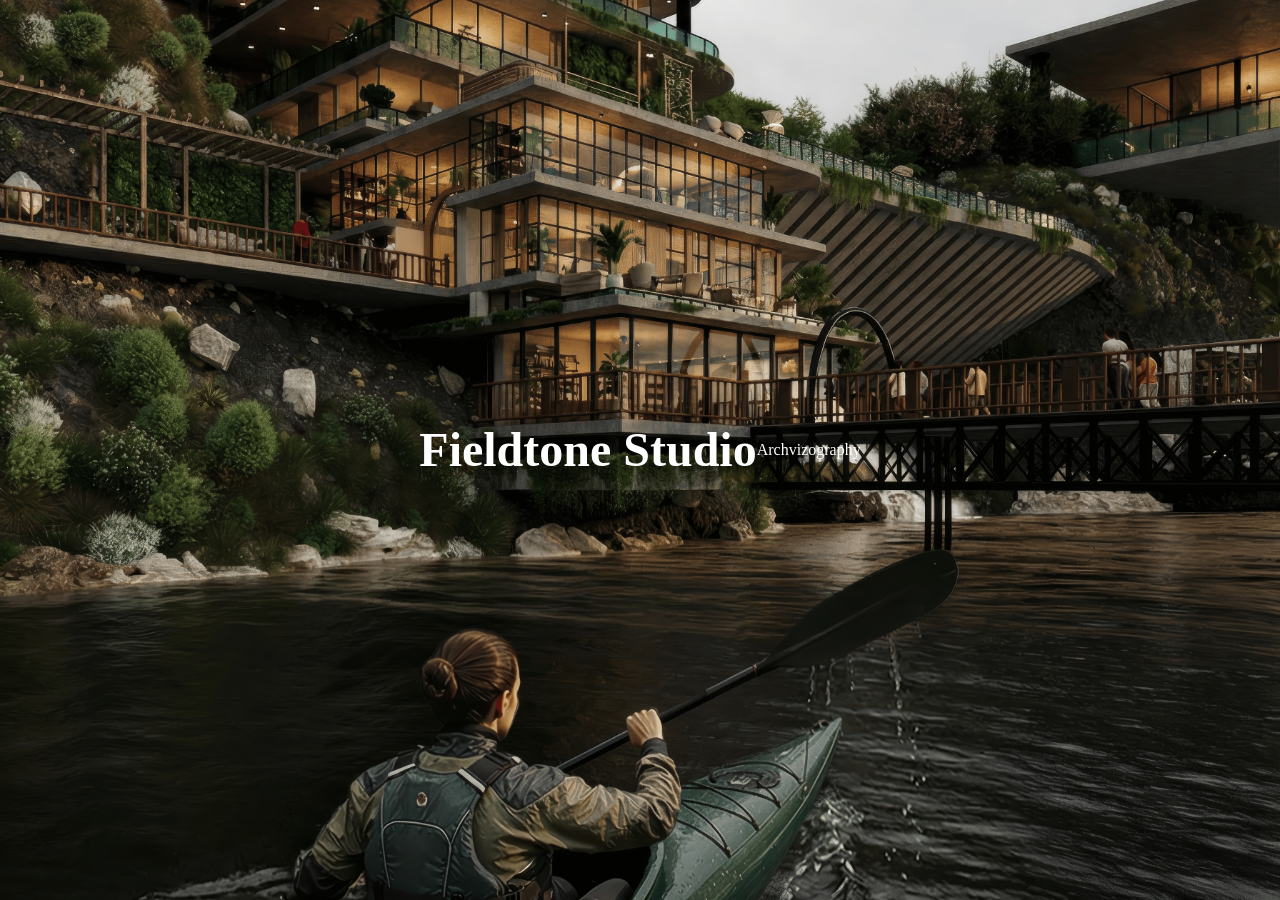
<file: Index.html>
<!DOCTYPE html>
<html lang="en">
<head>
    <meta charset="UTF-8">
    <meta name="viewport" content="width=device-width, initial-scale=1.0">
    <title>Fieldtone Studio | Archvizography</title>
    <link rel="stylesheet" href="assets/css/style.css">
</head>
<body>
    <div class="hero">
        <h1>Fieldtone Studio</h1>
        <p>Archvizography</p>
    </div>
    <script src="assets/js/main.js"></script>
</body>
</html>
</file>
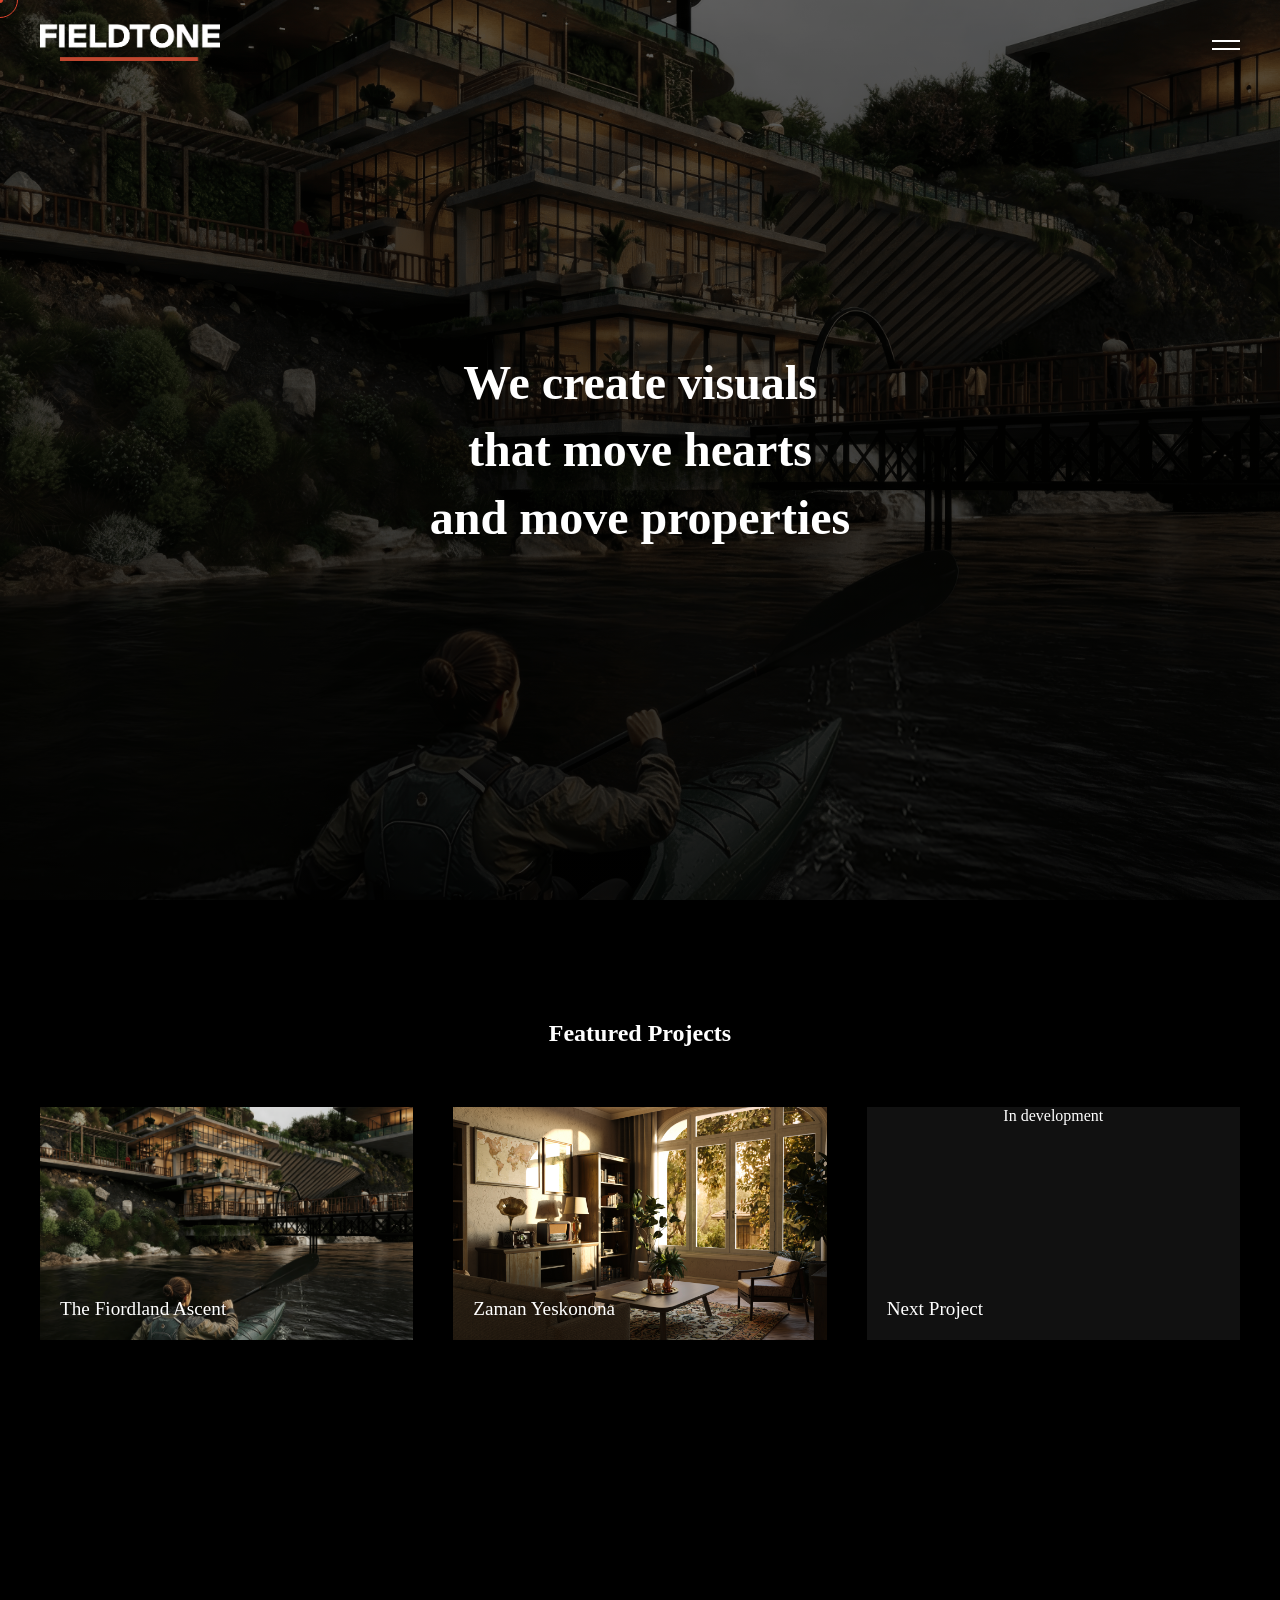
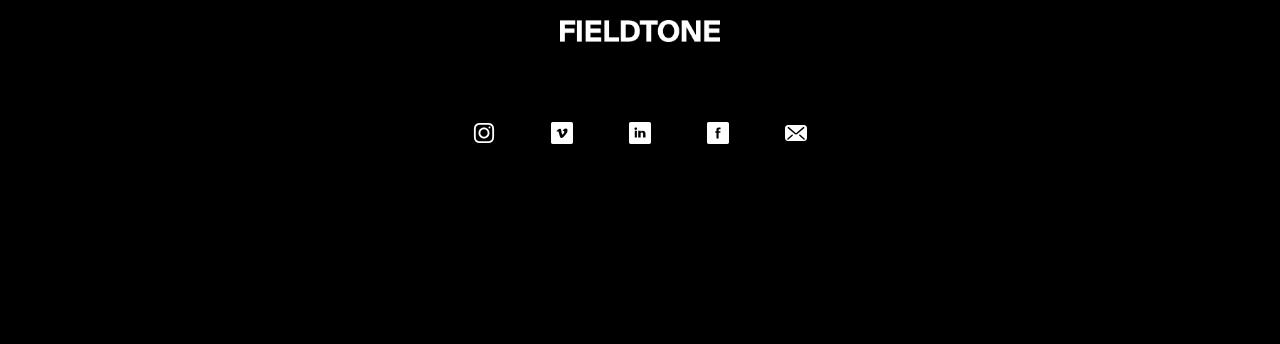
<file: index.html>
<!DOCTYPE html>
<html lang="en">
<head>

<meta charset="UTF-8">
<title>Fieldtone Studio | Cinematic Architectural Visualization</title>
<meta name="viewport" content="width=device-width, initial-scale=1.0">

<meta name="description" content="Fieldtone Studio creates cinematic architectural visualization and visual storytelling for architecture, design, and spatial narratives.">
<meta name="robots" content="index, follow">
<meta name="author" content="Fieldtone Studio">

<link rel="canonical" href="https://fieldtone-studio.com/">

<meta property="og:title" content="Fieldtone Studio | Cinematic Architectural Visualization">
<meta property="og:description" content="Cinematic architectural visualization and visual storytelling by Fieldtone Studio.">
<meta property="og:image" content="SEO/SEO-index.png">
<meta property="og:url" content="https://fieldtone-studio.com/">
<meta property="og:type" content="website">
<meta property="og:site_name" content="Fieldtone Studio">

<meta name="twitter:card" content="summary_large_image">
<meta name="twitter:title" content="Fieldtone Studio | Cinematic Architectural Visualization">
<meta name="twitter:description" content="Cinematic architectural visualization and visual storytelling by Fieldtone Studio.">
<meta name="twitter:image" content="SEO/SEO-index.png">

<link rel="icon" type="image/jpeg" href="assets/img/FIELDTONE_Favicon_Colored_BG.jpg">
<link rel="stylesheet" href="assets/css/style.css">

</head>
<body>

<!-- CUSTOM CURSOR -->
<div class="cursor-dot"></div>
<div class="cursor-ring"></div>

<!-- LOADER -->
<div id="loader">
    <div class="loader-inner">
        <img src="assets/img/FIELDTONE_Textmark_White.png"
             alt="Fieldtone Studio"
             class="loader-text">
        <div class="loader-accent"></div>
    </div>
</div>

<!-- NAVBAR -->
<header class="navbar">
    <a href="index.html" class="logo">
        <img src="assets/img/FIELDTONE_Primary_Colored_Logo_Black_BG.png" alt="Fieldtone Studio">
    </a>

    <div class="hamburger" id="hamburger">
        <span></span>
        <span></span>
    </div>
</header>

<!-- MENU -->
<div class="menu-overlay" id="menu">
    <nav class="menu-links">
    <a href="work/work.html">Work</a>
    <a href="archvizography/archvizography.html">Archvizography</a>
    <a href="ethos/ethos.html">Ethos</a>
    <a href="clients/clients.html">Clients</a>
    <a href="careers/careers.html">Careers</a>
    <a href="contact/contact.html">Contact</a>
</nav>
</div>

<main id="main-content">

    <!-- HERO -->
    <section class="hero">
        <div class="hero-overlay"></div>
        <div class="hero-content">
            <h1>
                We create visuals<br>
                that move hearts<br>
                and move properties
            </h1>
        </div>
    </section>

    <!-- FEATURED -->
<section class="featured">
    <h2>Featured Projects</h2>

    <div class="project-grid">

        <!-- Project 1 -->
        <a href="Projects/01-the-fiordland-ascent/fiordland-ascent.html" class="project-card">
            <img src="Renders/The_Fiordland_Ascent/CAM1-the-reflective-approach.png" alt="The Fiordland Ascent">
            <div class="project-title">The Fiordland Ascent</div>
        </a>

        <!-- Project 2 -->
        <a href="Projects/02-zaman-yeskonona/zaman-yeskonona.html" class="project-card">
            <img src="/Renders/Zaman_Yeskonona/01.jpg" alt="Zaman Yeskonona">
            <div class="project-title">Zaman Yeskonona</div>
        </a>

        <!-- Placeholder -->
        <div class="project-card placeholder">
            <div class="project-title">Next Project</div>
            <span>In development</span>
        </div>

    </div>
</section>

    <!-- FOOTER -->
    <footer id="contact" class="footer">

        <img src="assets/img/FIELDTONE_Textmark_White.png" alt="Fieldtone Studio">

        <div class="footer-links">

            <a class="social"
       href="https://www.instagram.com/fieldtone.visuals/"
       target="_blank"
       rel="noopener">
        <img src="contacts/instagram.svg" class="icon" alt="Instagram">
    </a>

            <a class="social"
       href="https://vimeo.com/fieldtonevisuals"
       target="_blank"
       rel="noopener">
        <img src="contacts/vimeo.svg" class="icon" alt="Vimeo">
    </a>

            <a class="social"
       href="https://www.linkedin.com/company/fieldtonevisuals/"
       target="_blank"
       rel="noopener">
        <img src="contacts/linkedin.svg" class="icon" alt="LinkedIn">
    </a>

            <a class="social"
       href="https://www.facebook.com/fieldtone.visuals/"
       target="_blank"
       rel="noopener">
        <img src="contacts/facebook.svg" class="icon" alt="LinkedIn">
    </a>

            <a href="mailto:hello@fieldtone-studio.com" class="social">
                <img src="contacts/email.svg" class="icon" alt="Email">
            </a>

        </div>

    </footer>

</main>

<script src="assets/js/main.js"></script>
</body>
</html>
</file>
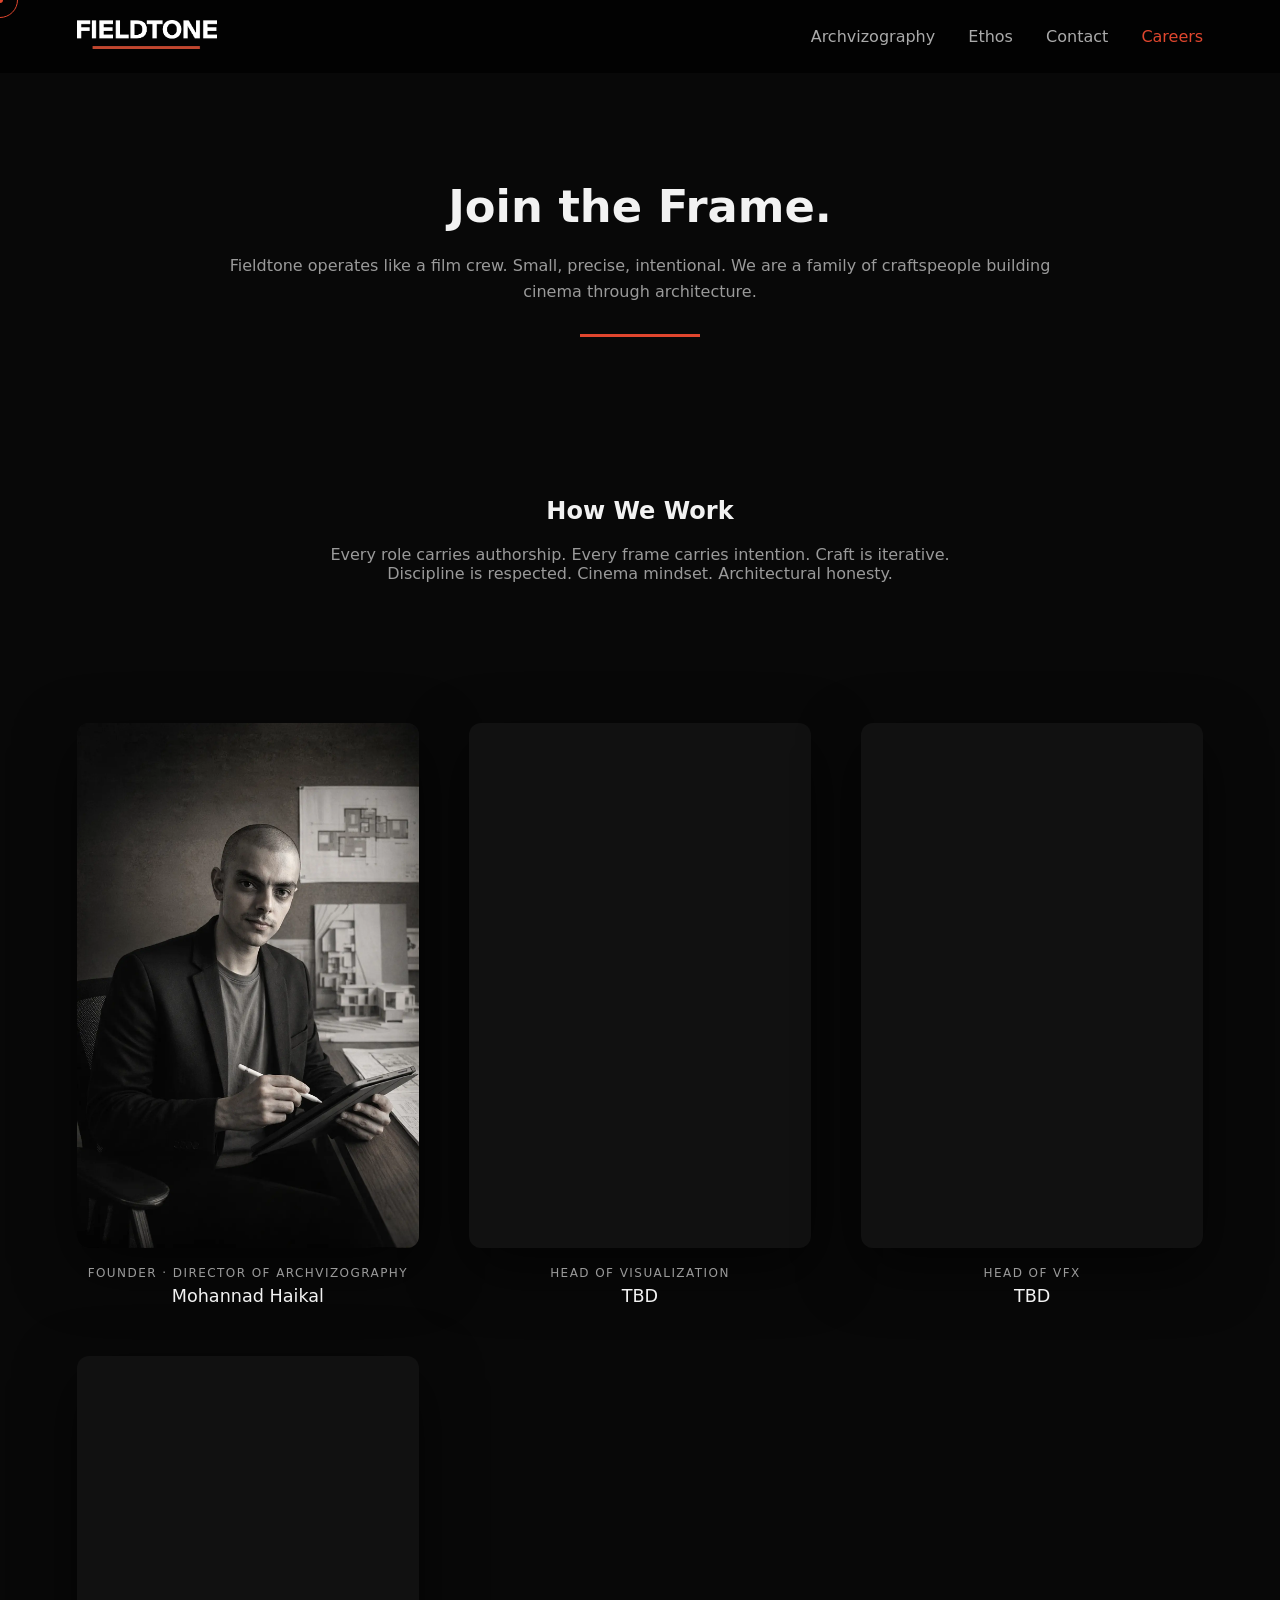
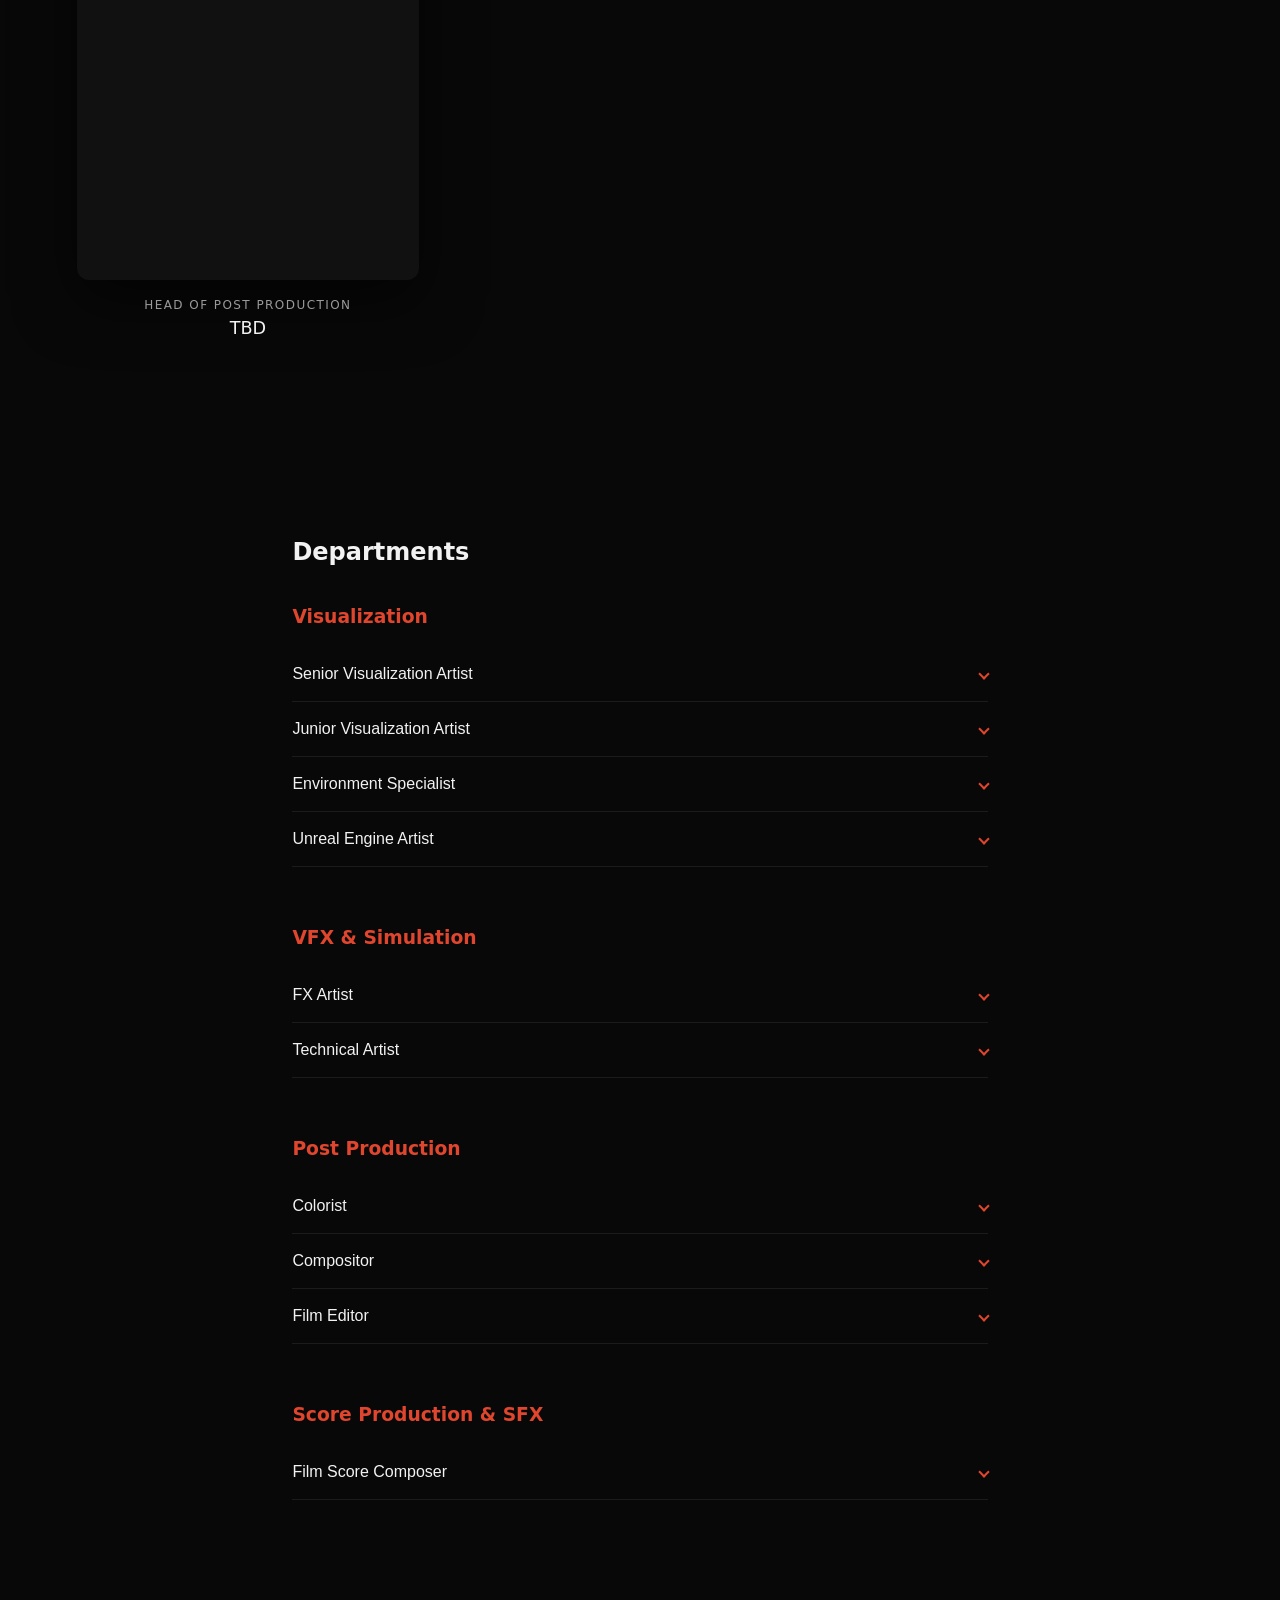
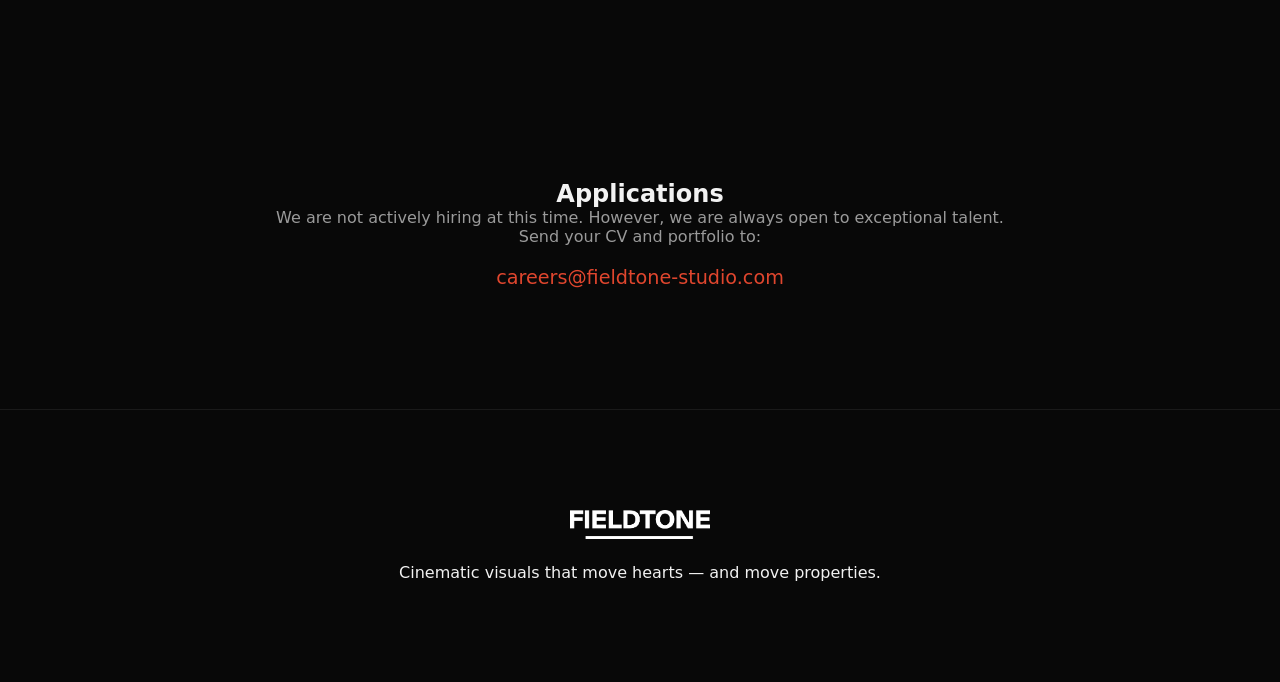
<file: careers/careers.html>
<!DOCTYPE html>
<html lang="en">
<head>

<meta charset="UTF-8">
<meta name="viewport" content="width=device-width, initial-scale=1.0">

<title>Careers — Fieldtone Studio</title>

<meta name="description" content="Join the Frame at Fieldtone Studio. A boutique cinematic visualization crew.">
<meta name="robots" content="index, follow">
<meta name="author" content="Fieldtone Studio">

<link rel="canonical" href="https://fieldtone-studio.com/careers/careers.html">

<meta property="og:title" content="Careers — Fieldtone Studio">
<meta property="og:description" content="Join the Frame at Fieldtone Studio. A boutique cinematic visualization crew.">
<meta property="og:image" content="SEO/SEO-careers.png">
<meta property="og:url" content="https://fieldtone-studio.com/careers/careers.html">
<meta property="og:type" content="website">
<meta property="og:site_name" content="Fieldtone Studio">

<meta name="twitter:card" content="summary_large_image">
<meta name="twitter:title" content="Careers — Fieldtone Studio">
<meta name="twitter:description" content="Join the Frame at Fieldtone Studio. A boutique cinematic visualization crew.">
<meta name="twitter:image" content="SEO/SEO-careers.png">

<link rel="icon" href="/assets/img/FIELDTONE_Favicon_Colored_BG.jpg">

<!-- Global system styles -->
<link rel="stylesheet" href="/assets/css/style.css">

<!-- Page styles -->
<link rel="stylesheet" href="careers.css">

</head>
    
<body class="careers-page">

<!-- Global Cursor -->
<div class="cursor-dot"></div>
<div class="cursor-ring"></div>

<header class="careers-nav">
    <a href="/" class="logo">
        <img src="/assets/img/FIELDTONE_Primary_Colored_Logo_Black_BG.png" alt="Fieldtone">
    </a>
    <nav>
        <a href="../archvizography/archvizography.html">Archvizography</a>
        <a href="../ethos/ethos.html">Ethos</a>
        <a href="../contact/contact.html">Contact</a>
        <a href="/careers/" class="active">Careers</a>
    </nav>
</header>

<section class="careers-hero">
    <h1>Join the Frame.</h1>
    <p>
        Fieldtone operates like a film crew. Small, precise, intentional.
        We are a family of craftspeople building cinema through architecture.
    </p>
    <div class="hero-underline"></div>
</section>

<section class="careers-philosophy">
    <div class="inner">
        <h2>How We Work</h2>
        <p>
            Every role carries authorship.
            Every frame carries intention.
            Craft is iterative. Discipline is respected.
            Cinema mindset. Architectural honesty.
        </p>
    </div>
</section>

<section class="careers-portrait-section">

    <div class="portrait-grid">

        <div class="portrait-card">
            <div class="portrait-img">
                <img src="../ethos/cast/mohannad-haikal.webp" alt="Mohannad Haikal">
            </div>
            <div class="portrait-meta">
                <div class="role">Founder · Director of Archvizography</div>
                <div class="name">Mohannad Haikal</div>
            </div>
        </div>

        <div class="portrait-card placeholder">
            <div class="portrait-img"></div>
            <div class="portrait-meta">
                <div class="role">Head of Visualization</div>
                <div class="name">TBD</div>
            </div>
        </div>

        <div class="portrait-card placeholder">
            <div class="portrait-img"></div>
            <div class="portrait-meta">
                <div class="role">Head of VFX</div>
                <div class="name">TBD</div>
            </div>
        </div>

        <div class="portrait-card placeholder">
            <div class="portrait-img"></div>
            <div class="portrait-meta">
                <div class="role">Head of Post Production</div>
                <div class="name">TBD</div>
            </div>
        </div>

    </div>

</section>

<section class="careers-departments">

<h2>Departments</h2>

<!-- ================= VISUALIZATION ================= -->

<div class="department">

<h3>Visualization</h3>

<div class="role-item">
    <button class="role-toggle">
        Senior Visualization Artist
        <span class="arrow"></span>
    </button>
    <div class="role-content">
        <ul>
            <li>5+ years professional experience in architectural visualization.</li>
            <li>Advanced mastery of 3ds Max + Corona Renderer (V-Ray accepted).</li>
            <li>Strong Forest Pack & RailClone workflows.</li>
            <li>Expert lighting, composition, and cinematic framing.</li>
            <li>Deep understanding of architectural intent and storytelling.</li>
            <li>Ability to lead projects from Whitecard → Color → Materials → Final.</li>
            <li>Efficient AI integration for ideation and workflow enhancement.</li>
            <li>Architecture, Design, or Art degree preferred.</li>
        </ul>
    </div>
</div>

<div class="role-item">
    <button class="role-toggle">
        Junior Visualization Artist
        <span class="arrow"></span>
    </button>
    <div class="role-content">
        <ul>
            <li>1–3 years experience in Archviz.</li>
            <li>Strong fundamentals in modeling and lighting.</li>
            <li>Working knowledge of 3ds Max + Corona.</li>
            <li>Understanding of PBR materials and composition basics.</li>
            <li>Curious, disciplined, eager to grow in a cinematic pipeline.</li>
            <li>Architecture or Art-related education preferred.</li>
        </ul>
    </div>
</div>

<div class="role-item">
    <button class="role-toggle">
        Environment Specialist
        <span class="arrow"></span>
    </button>
    <div class="role-content">
        <ul>
            <li>Expert in vegetation and environmental storytelling.</li>
            <li>Advanced Forest Pack distribution techniques.</li>
            <li>Strong understanding of scale and natural realism.</li>
            <li>Experience creating atmospheric depth in exterior scenes.</li>
            <li>Portfolio must demonstrate outdoor mastery.</li>
        </ul>
    </div>
</div>
    
    <div class="role-item">
    <button class="role-toggle">
        Unreal Engine Artist
        <span class="arrow"></span>
    </button>
    <div class="role-content">
        <ul>
            <li>Mastery of Lumen and Global Illumination to replicate natural daylighting and complex artificial interior lighting.</li>
            <li>Proficiency in Epic Games' Datasmith for importing CAD/BIM data from Autodesk 3ds Max.</li>
            <li>Expertise in Physically Based Rendering (PBR) to ensure materials like brushed steel, oak, or glass react to light exactly as they would in a physical showroom.</li>
            <li>Ability to use Blueprints to create "Configurators" (tools that allow a client to change furniture or wall colors with a click).</li>
            <li>A showreel focused on photoreal interiors and exteriors. Studios look for clean lines, perfect lighting, and "marketing-ready" aesthetics.</li>
            <li>Using tools like Quixel Megascans to quickly populate scenes with realistic foliage, furniture, and textures.</li>
            <li>Precision in "Prop Placement"—ensuring furniture is at the correct height and textures align with real-world seams.</li>
            <li>Focuses on creating the 3D world and final renders.</li>
            <li>Architecture or Art-related education preferred.</li>
            <li>Official certification in Unreal Engine for ArchViz or professional training in 3ds Max.</li>
        </ul>
    </div>
</div>

</div>

<!-- ================= VFX ================= -->

<div class="department">

<h3>VFX & Simulation</h3>

<div class="role-item">
    <button class="role-toggle">
        FX Artist
        <span class="arrow"></span>
    </button>
    <div class="role-content">
        <ul>
            <li>Experience in atmospheric simulation (rain, mist, fog).</li>
            <li>TyFlow, Phoenix FD, or similar tools preferred.</li>
            <li>Subtle cinematic motion — never exaggerated effects.</li>
            <li>Strong understanding of realism and timing.</li>
        </ul>
    </div>
</div>

<div class="role-item">
    <button class="role-toggle">
        Technical Artist
        <span class="arrow"></span>
    </button>
    <div class="role-content">
        <ul>
            <li>Pipeline development and workflow optimization.</li>
            <li>MAXScript or Python scripting experience.</li>
            <li>Render farm workflow understanding.</li>
            <li>Performance-driven mindset.</li>
        </ul>
    </div>
</div>

</div>

<!-- ================= POST ================= -->

<div class="department">

<h3>Post Production</h3>

<div class="role-item">
    <button class="role-toggle">
        Colorist
        <span class="arrow"></span>
    </button>
    <div class="role-content">
        <ul>
            <li>Advanced cinematic grading knowledge.</li>
            <li>DaVinci Resolve or advanced Photoshop grading.</li>
            <li>Strong understanding of tone, contrast, and mood.</li>
            <li>Emotion through color — never overprocessed.</li>
        </ul>
    </div>
</div>

<div class="role-item">
    <button class="role-toggle">
        Compositor
        <span class="arrow"></span>
    </button>
    <div class="role-content">
        <ul>
            <li>Expert blending CG and live atmosphere.</li>
            <li>Advanced Photoshop compositing.</li>
            <li>After Effects knowledge a plus.</li>
            <li>Invisible enhancements only.</li>
        </ul>
    </div>
</div>

<div class="role-item">
    <button class="role-toggle">
        Film Editor
        <span class="arrow"></span>
    </button>
    <div class="role-content">
        <ul>
            <li>Expert-level skills in industry standards like Adobe Premiere Pro, or DaVinci Resolve.</li>
            <li> Familiarity with Adobe After Effects for basic compositing and motion graphics.</li>
            <li>Proficiency in basic audio mixing (e.g., matching dialogue and sound effects) and color correction/grading to ensure visual consistency.</li>
            <li>An intuitive sense of rhythm and timing to evoke the intended emotional response from the audience.</li>
            <li>The ability to spot continuity errors, mismatched audio, or tiny visual glitches.</li>
            <li> A compelling collection of edited work that demonstrates versatility across different genres or formats.</li>
            <li> Film Production, Media Arts, Cinematography, or Communications degree preffered.</li>
        </ul>
    </div>
</div>

</div>

<!-- ================= SFX ================= -->

<div class="department">

<h3>Score Production & SFX</h3>

<div class="role-item">
    <button class="role-toggle">
        Film Score Composer
        <span class="arrow"></span>
    </button>
    <div class="role-content">
        <ul>
            <li>Mastery of Digital Audio Workstations like Logic Pro, Avid Pro Tools, or Steinberg Cubase.</li>
            <li>Ability to use tools like Sibelius or Dorico to create sheet music for live musicians.</li>
            <li>Familiarity with high-end virtual instrument libraries (e.g., Spitfire Audio or Orchestral Tools) to create realistic orchestral mockups.</li>
            <li>Skills in sound design, mixing, and basic mastering to deliver a final, professional-quality score.</li>
            <li>A collection of original work demonstrating versatility across genres (e.g., action, drama, horror).</li>
            <li>The ability to translate a director’s emotional descriptions (e.g., "make it feel more lonely") into musical choices.</li>
            <li>An intuitive understanding of how music interacts with narrative structure and character arcs.</li>
            <li>Music Composition, Film Scoring, or Music Production degree preferred.</li>
        </ul>
    </div>
</div>

</div>

</section>

<section class="careers-apply">

    <h2>Applications</h2>

    <p>
        We are not actively hiring at this time.
        However, we are always open to exceptional talent.
    </p>

    <p>
        Send your CV and portfolio to:
    </p>

    <a href="mailto:careers@fieldtone-studio.com" class="apply-email">
        careers@fieldtone-studio.com
    </a>

</section>

<footer class="careers-footer">
    <img src="/assets/img/FIELDTONE_Primary_White_Logo.png" alt="Fieldtone">
    <p>Cinematic visuals that move hearts — and move properties.</p>
</footer>

<!-- Global JS (cursor, scroll, system logic) -->
<script src="/assets/js/main.js"></script>

<!-- Careers accordion JS -->
<script>
document.addEventListener("DOMContentLoaded", function(){

    const roles = document.querySelectorAll(".role-item");

    roles.forEach(role => {

        const button = role.querySelector(".role-toggle");

        button.addEventListener("click", function(){

            if(role.classList.contains("active")){
                role.classList.remove("active");
                return;
            }

            roles.forEach(r => r.classList.remove("active"));

            role.classList.add("active");

        });

    });

});
</script>

</body>
</html>
</file>
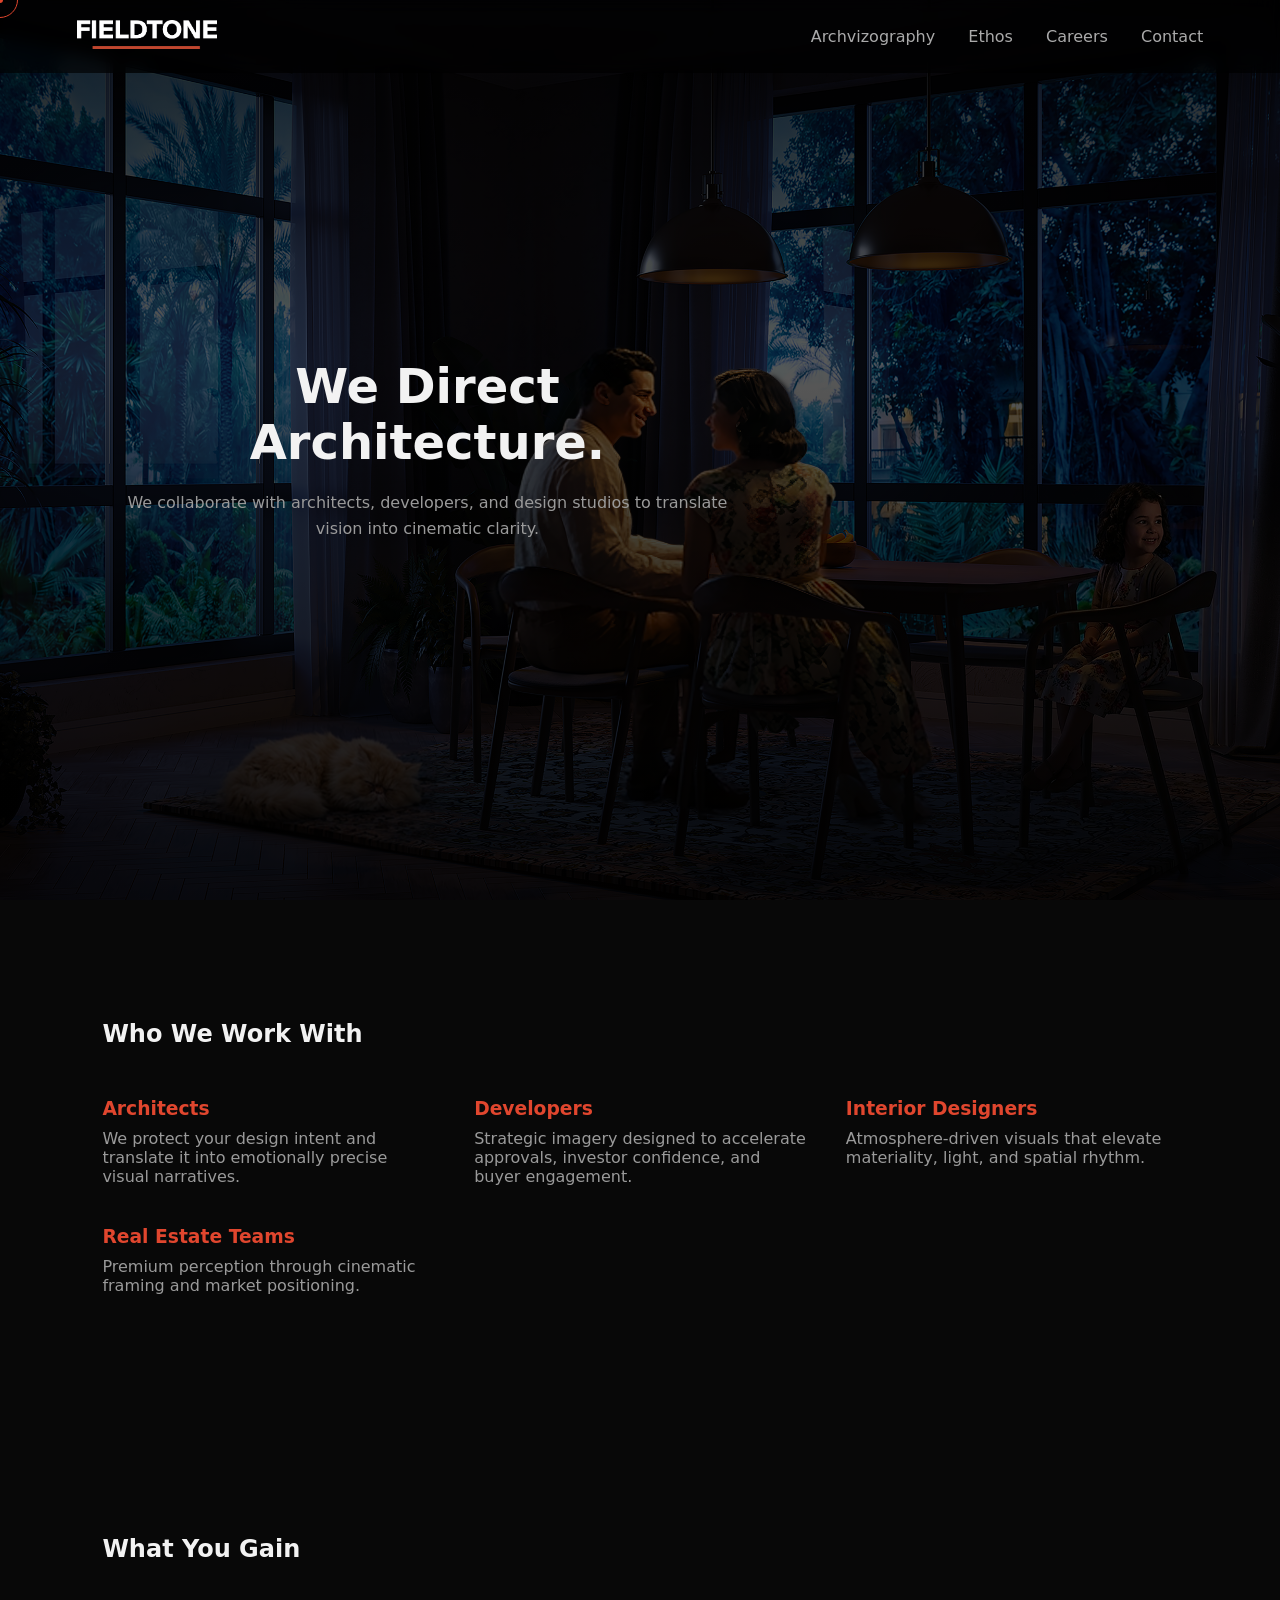
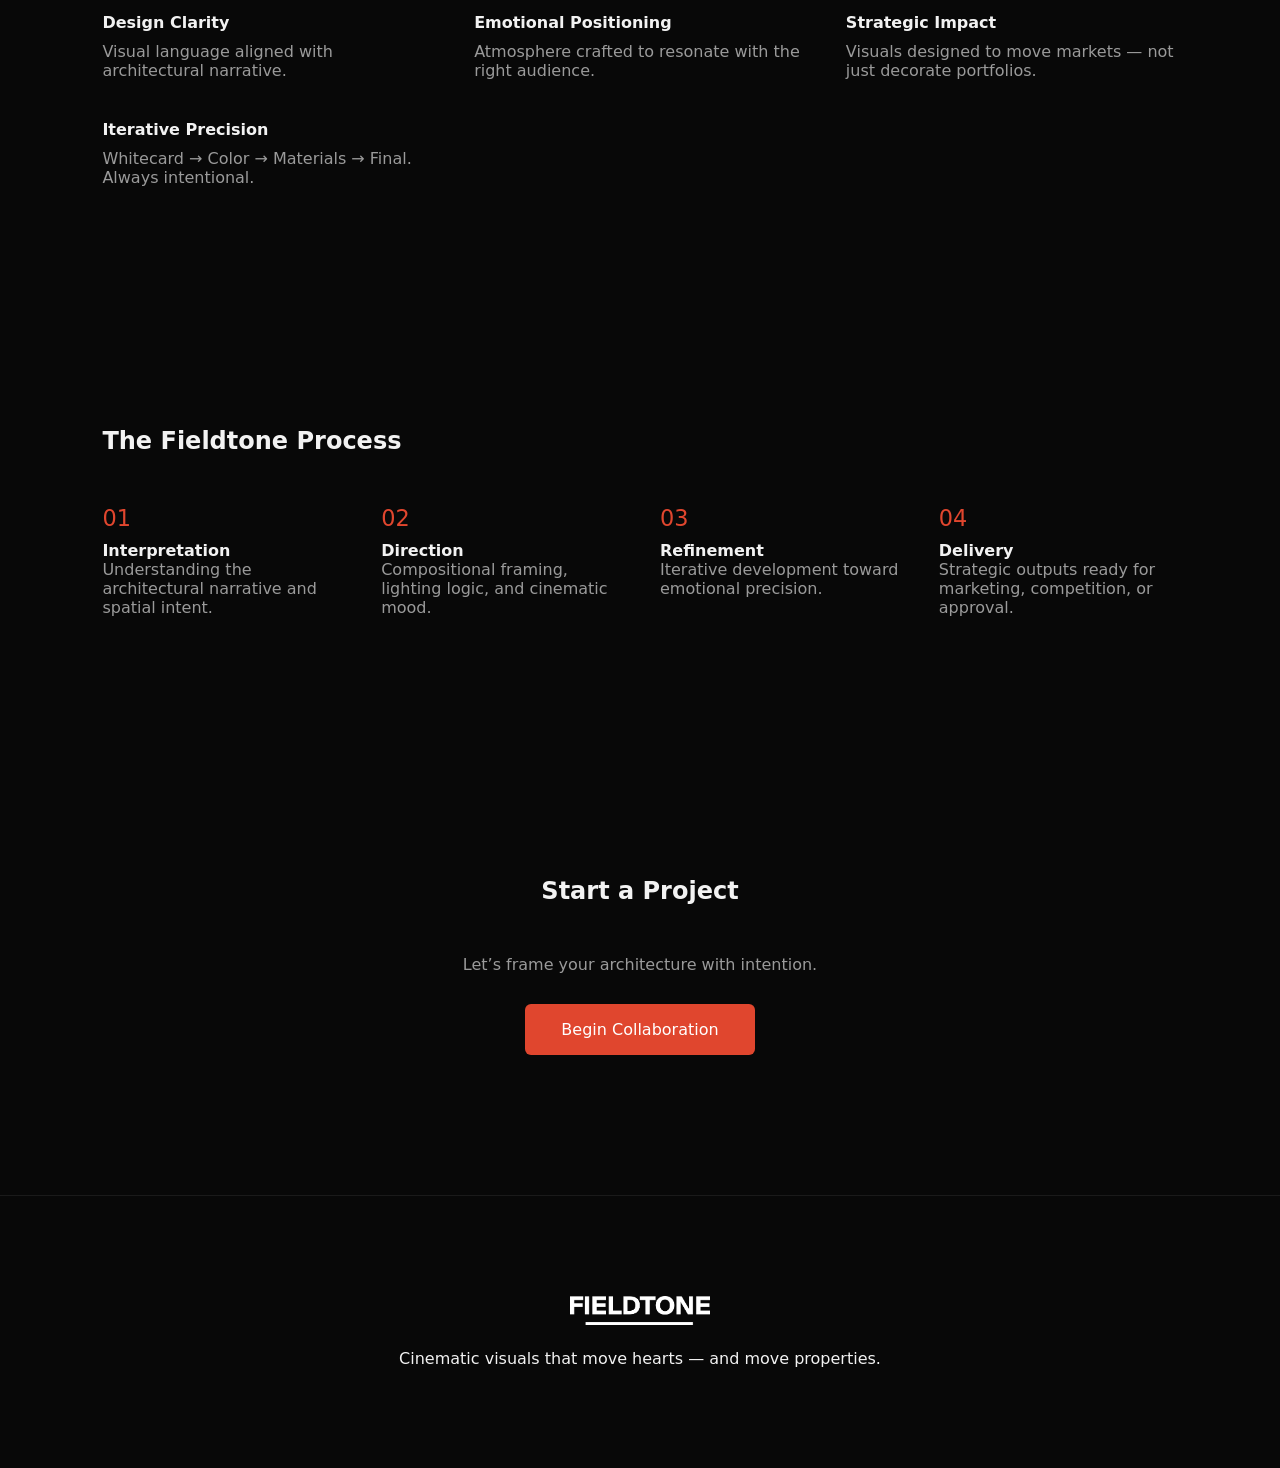
<file: clients/clients.html>
<!DOCTYPE html>
<html lang="en">
<head>

<meta charset="UTF-8">
<meta name="viewport" content="width=device-width, initial-scale=1.0">

<title>Clients — Fieldtone Studio</title>

<meta name="description" content="We collaborate with architects and developers to craft cinematic architectural visualization that protects design intent and moves markets.">
<meta name="robots" content="index, follow">
<meta name="author" content="Fieldtone Studio">

<link rel="canonical" href="https://fieldtone-studio.com/clients/clients.html">

<meta property="og:title" content="Clients — Fieldtone Studio">
<meta property="og:description" content="We collaborate with architects and developers to craft cinematic architectural visualization that protects design intent and moves markets.">
<meta property="og:image" content="SEO/SEO-developers.png">
<meta property="og:url" content="https://fieldtone-studio.com/clients/clients.html">
<meta property="og:type" content="website">
<meta property="og:site_name" content="Fieldtone Studio">

<meta name="twitter:card" content="summary_large_image">
<meta name="twitter:title" content="Clients — Fieldtone Studio">
<meta name="twitter:description" content="We collaborate with architects and developers to craft cinematic architectural visualization that protects design intent and moves markets.">
<meta name="twitter:image" content="SEO/SEO-developers.png">

<link rel="icon" href="/assets/img/FIELDTONE_Favicon_Colored_BG.jpg">

<link rel="stylesheet" href="/assets/css/style.css">
<link rel="stylesheet" href="clients.css">

</head>

<body class="clients-page">

<div class="cursor-dot"></div>
<div class="cursor-ring"></div>

<header class="clients-nav">
    <a href="/" class="logo">
        <img src="/assets/img/FIELDTONE_Primary_Colored_Logo_Black_BG.png" alt="Fieldtone">
    </a>
    <nav>
        <a href="../archvizography/archvizography.html">Archvizography</a>
        <a href="../ethos/ethos.html">Ethos</a>
        <a href="../careers/careers.html">Careers</a>
        <a href="../contact/contact.html">Contact</a>
    </nav>
</header>

<section class="clients-hero">
    <div class="hero-overlay"></div>
    <div class="hero-content">
        <h1>We Direct Architecture.</h1>
        <p>
            We collaborate with architects, developers, and design studios 
            to translate vision into cinematic clarity.
        </p>
    </div>
</section>

<section class="clients-who">
    <h2>Who We Work With</h2>
    <div class="clients-grid">
        <div class="client-card">
            <h3>Architects</h3>
            <p>We protect your design intent and translate it into emotionally precise visual narratives.</p>
        </div>
        <div class="client-card">
            <h3>Developers</h3>
            <p>Strategic imagery designed to accelerate approvals, investor confidence, and buyer engagement.</p>
        </div>
        <div class="client-card">
            <h3>Interior Designers</h3>
            <p>Atmosphere-driven visuals that elevate materiality, light, and spatial rhythm.</p>
        </div>
        <div class="client-card">
            <h3>Real Estate Teams</h3>
            <p>Premium perception through cinematic framing and market positioning.</p>
        </div>
    </div>
</section>

<section class="clients-value">
    <h2>What You Gain</h2>
    <div class="value-list">
        <div class="value-item">
            <h4>Design Clarity</h4>
            <p>Visual language aligned with architectural narrative.</p>
        </div>
        <div class="value-item">
            <h4>Emotional Positioning</h4>
            <p>Atmosphere crafted to resonate with the right audience.</p>
        </div>
        <div class="value-item">
            <h4>Strategic Impact</h4>
            <p>Visuals designed to move markets — not just decorate portfolios.</p>
        </div>
        <div class="value-item">
            <h4>Iterative Precision</h4>
            <p>Whitecard → Color → Materials → Final. Always intentional.</p>
        </div>
    </div>
</section>

<section class="clients-process">
    <h2>The Fieldtone Process</h2>
    <div class="process-steps">
        <div>
            <span>01</span>
            <h4>Interpretation</h4>
            <p>Understanding the architectural narrative and spatial intent.</p>
        </div>
        <div>
            <span>02</span>
            <h4>Direction</h4>
            <p>Compositional framing, lighting logic, and cinematic mood.</p>
        </div>
        <div>
            <span>03</span>
            <h4>Refinement</h4>
            <p>Iterative development toward emotional precision.</p>
        </div>
        <div>
            <span>04</span>
            <h4>Delivery</h4>
            <p>Strategic outputs ready for marketing, competition, or approval.</p>
        </div>
    </div>
</section>

<section class="clients-cta">
    <h2>Start a Project</h2>
    <p>Let’s frame your architecture with intention.</p>
    <a href="../contact/contact.html" class="cta-button">Begin Collaboration</a>
</section>

<footer class="clients-footer">
    <img src="/assets/img/FIELDTONE_Primary_White_Logo.png" alt="Fieldtone">
    <p>Cinematic visuals that move hearts — and move properties.</p>
</footer>

<script src="/assets/js/main.js"></script>
<script src="clients.js"></script>

</body>

</html>
</file>
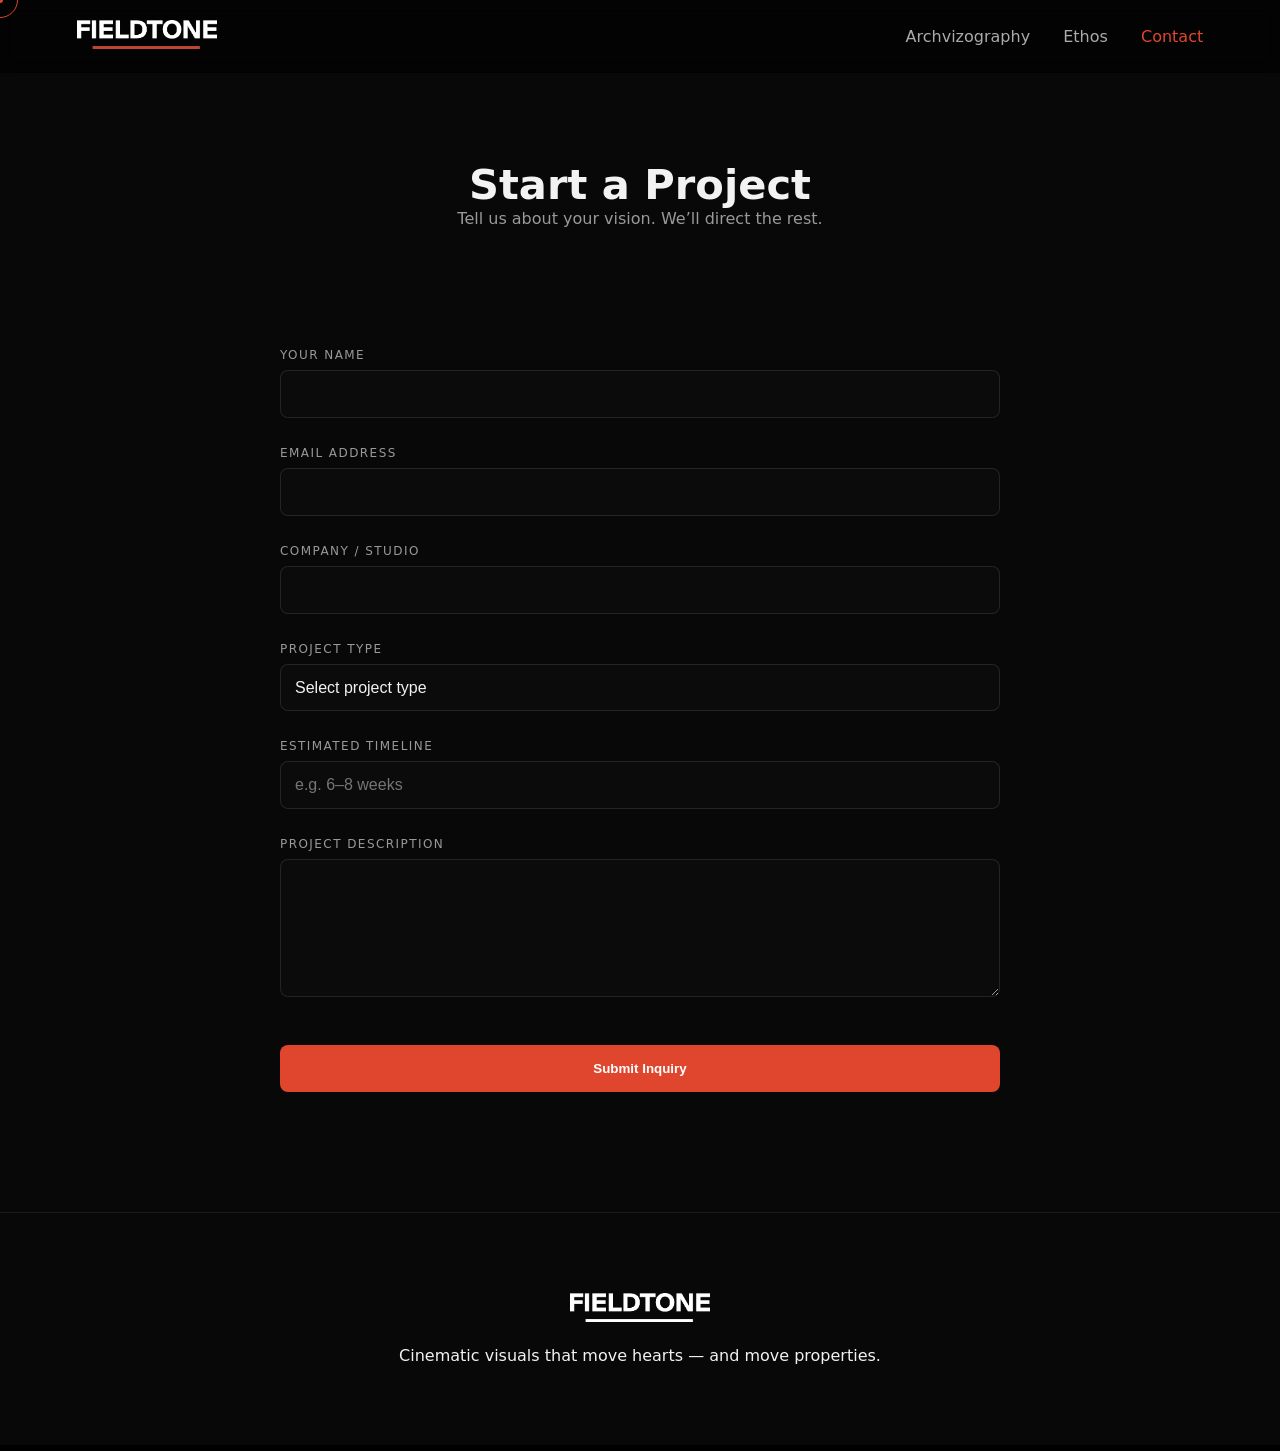
<file: contact/contact.html>
<!DOCTYPE html>
<html lang="en">
<head>

<meta charset="UTF-8">
<meta name="viewport" content="width=device-width, initial-scale=1.0">

<title>Contact — Fieldtone Studio</title>

<meta name="description" content="Start a project with Fieldtone. Cinematic architectural visualization inquiries.">
<meta name="robots" content="index, follow">
<meta name="author" content="Fieldtone Studio">

<link rel="canonical" href="https://fieldtone-studio.com/contact/contact.html">

<meta property="og:title" content="Contact — Fieldtone Studio">
<meta property="og:description" content="Start a project with Fieldtone. Cinematic architectural visualization inquiries.">
<meta property="og:image" content="SEO/SEO-request-a-quote.png">
<meta property="og:url" content="https://fieldtone-studio.com/contact/contact.html">
<meta property="og:type" content="website">
<meta property="og:site_name" content="Fieldtone Studio">

<meta name="twitter:card" content="summary_large_image">
<meta name="twitter:title" content="Contact — Fieldtone Studio">
<meta name="twitter:description" content="Start a project with Fieldtone. Cinematic architectural visualization inquiries.">
<meta name="twitter:image" content="SEO/SEO-request-a-quote.png">

<link rel="icon" type="image/jpeg" href="assets/img/FIELDTONE_Favicon_Colored_BG.jpg">

<!-- Global CSS -->
<link rel="stylesheet" href="/assets/css/style.css">

<!-- Page CSS -->
<link rel="stylesheet" href="contact.css">

</head>

<body class="contact-page">

<!-- Global Cursor -->
<div class="cursor-dot"></div>
<div class="cursor-ring"></div>

<header class="contact-nav">
    <a href="/" class="logo">
        <img src="/assets/img/FIELDTONE_Primary_Colored_Logo_Black_BG.png" alt="Fieldtone">
    </a>
    <nav>
        <a href="../archvizography/archvizography.html">Archvizography</a>
        <a href="../ethos/ethos.html">Ethos</a>
        <a href="/contact/" class="active">Contact</a>
    </nav>
</header>

<section class="contact-hero">
    <h1>Start a Project</h1>
    <p>Tell us about your vision. We’ll direct the rest.</p>
</section>

<section class="contact-form-section">

<form class="contact-form"
      action="https://formspree.io/f/xdalyvgp"
      method="POST">

    <!-- Redirect after successful submit -->
    <input type="hidden" name="_redirect" value="https://fieldtone-studio.com/contact/thank-you.html">

    <!-- Optional subject line in inbox -->
    <input type="hidden" name="_subject" value="New Fieldtone Project Inquiry">

    <div class="field">
        <label for="name">Your Name</label>
        <input type="text" id="name" name="name" required>
    </div>

    <div class="field">
        <label for="email">Email Address</label>
        <input type="email" id="email" name="email" required>
    </div>

    <div class="field">
        <label for="company">Company / Studio</label>
        <input type="text" id="company" name="company">
    </div>

    <div class="field">
        <label for="project_type">Project Type</label>
        <select id="project_type" name="project_type" required>
            <option value="" disabled selected>Select project type</option>
            <option value="Residential">Residential</option>
            <option value="Commercial">Commercial</option>
            <option value="Urban / Masterplan">Urban / Masterplan</option>
            <option value="Interior">Interior</option>
            <option value="Other">Other</option>
        </select>
    </div>

    <div class="field">
        <label for="timeline">Estimated Timeline</label>
        <input type="text" id="timeline" name="timeline" placeholder="e.g. 6–8 weeks">
    </div>

    <div class="field full">
        <label for="description">Project Description</label>
        <textarea id="description" name="description" rows="6" required></textarea>
    </div>

    <button type="submit" class="submit-btn">
        Submit Inquiry
    </button>

</form>

</section>

<footer class="contact-footer">
    <img src="/assets/img/FIELDTONE_Primary_White_Logo.png" alt="Fieldtone">
    <p>Cinematic visuals that move hearts — and move properties.</p>
</footer>

<!-- Global JS (cursor + fade + menu logic) -->
<script src="/assets/js/main.js"></script>

</body>

</html>
</file>
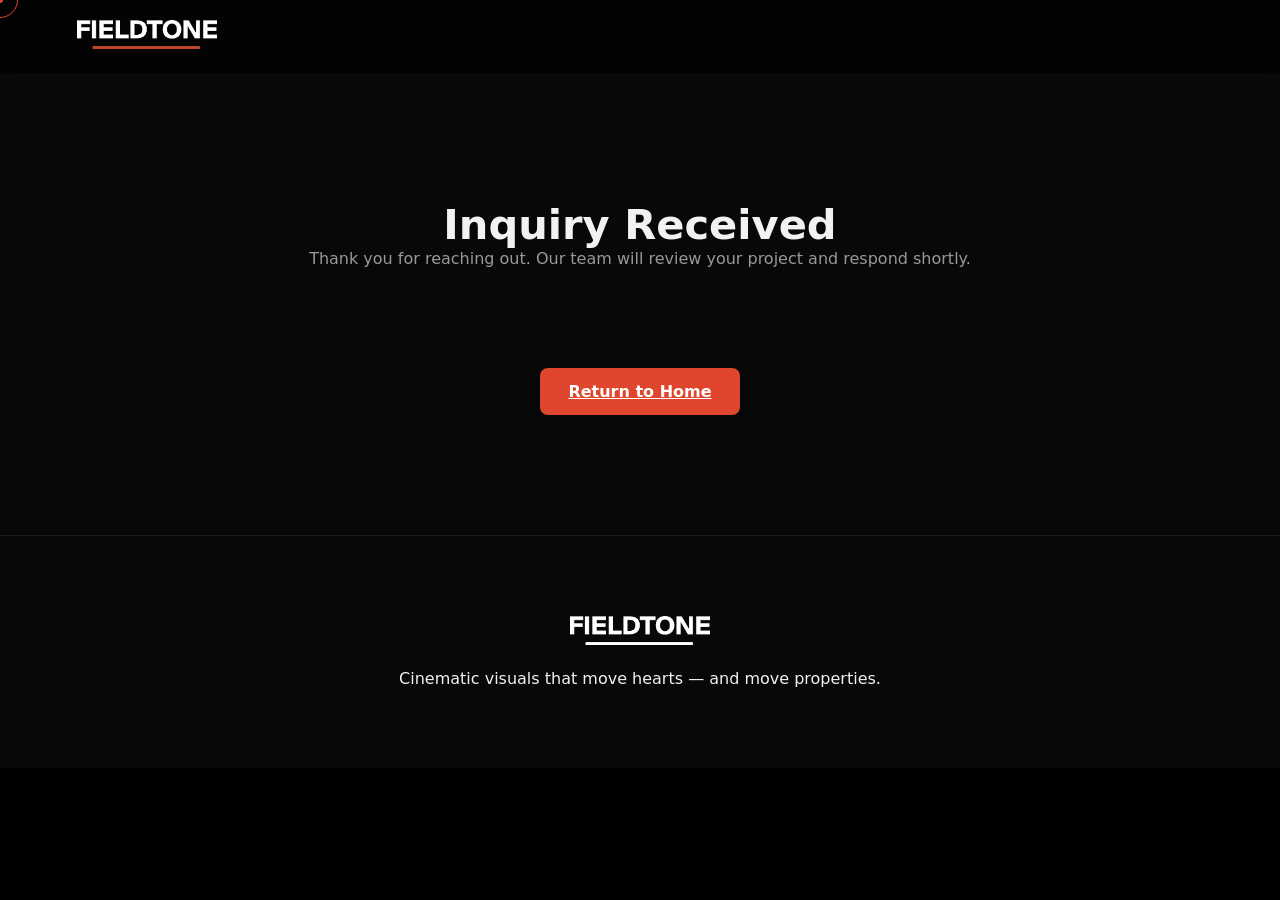
<file: contact/thank-you.html>
<!DOCTYPE html>
<html lang="en">
<head>

<meta charset="UTF-8">
<meta name="viewport" content="width=device-width, initial-scale=1.0">

<title>Thank You — Fieldtone Studio</title>

<meta name="description" content="Your message has been received by Fieldtone Studio. We will be in touch soon.">
<meta name="robots" content="noindex, nofollow">
<meta name="author" content="Fieldtone Studio">

<link rel="canonical" href="https://fieldtone-studio.com/contact/thank-you.html">

<meta property="og:title" content="Thank You — Fieldtone Studio">
<meta property="og:description" content="Your message has been received by Fieldtone Studio.">
<meta property="og:image" content="SEO/thank-you.png">
<meta property="og:url" content="https://fieldtone-studio.com/contact/thank-you.html">
<meta property="og:type" content="website">
<meta property="og:site_name" content="Fieldtone Studio">

<meta name="twitter:card" content="summary_large_image">
<meta name="twitter:title" content="Thank You — Fieldtone Studio">
<meta name="twitter:description" content="Your message has been received by Fieldtone Studio.">
<meta name="twitter:image" content="SEO/thank-you.png">

<link rel="icon" href="/assets/img/FIELDTONE_Favicon_Colored_BG.jpg">

<link rel="stylesheet" href="/assets/css/style.css">
<link rel="stylesheet" href="contact.css">

</head>

<body class="contact-page">

<div class="cursor-dot"></div>
<div class="cursor-ring"></div>

<header class="contact-nav">
    <a href="/" class="logo">
        <img src="/assets/img/FIELDTONE_Primary_Colored_Logo_Black_BG.png" alt="Fieldtone">
    </a>
</header>

<section class="contact-hero" style="padding-top:200px;">
    <h1>Inquiry Received</h1>
    <p>
        Thank you for reaching out.  
        Our team will review your project and respond shortly.
    </p>
</section>

<section style="text-align:center; padding-bottom:120px;">
    <a href="/" class="submit-btn" style="display:inline-block; width:auto; padding:14px 28px;">
        Return to Home
    </a>
</section>

<footer class="contact-footer">
    <img src="/assets/img/FIELDTONE_Primary_White_Logo.png" alt="Fieldtone">
    <p>Cinematic visuals that move hearts — and move properties.</p>
</footer>

<script src="/assets/js/main.js"></script>

</body>
</html>
</file>
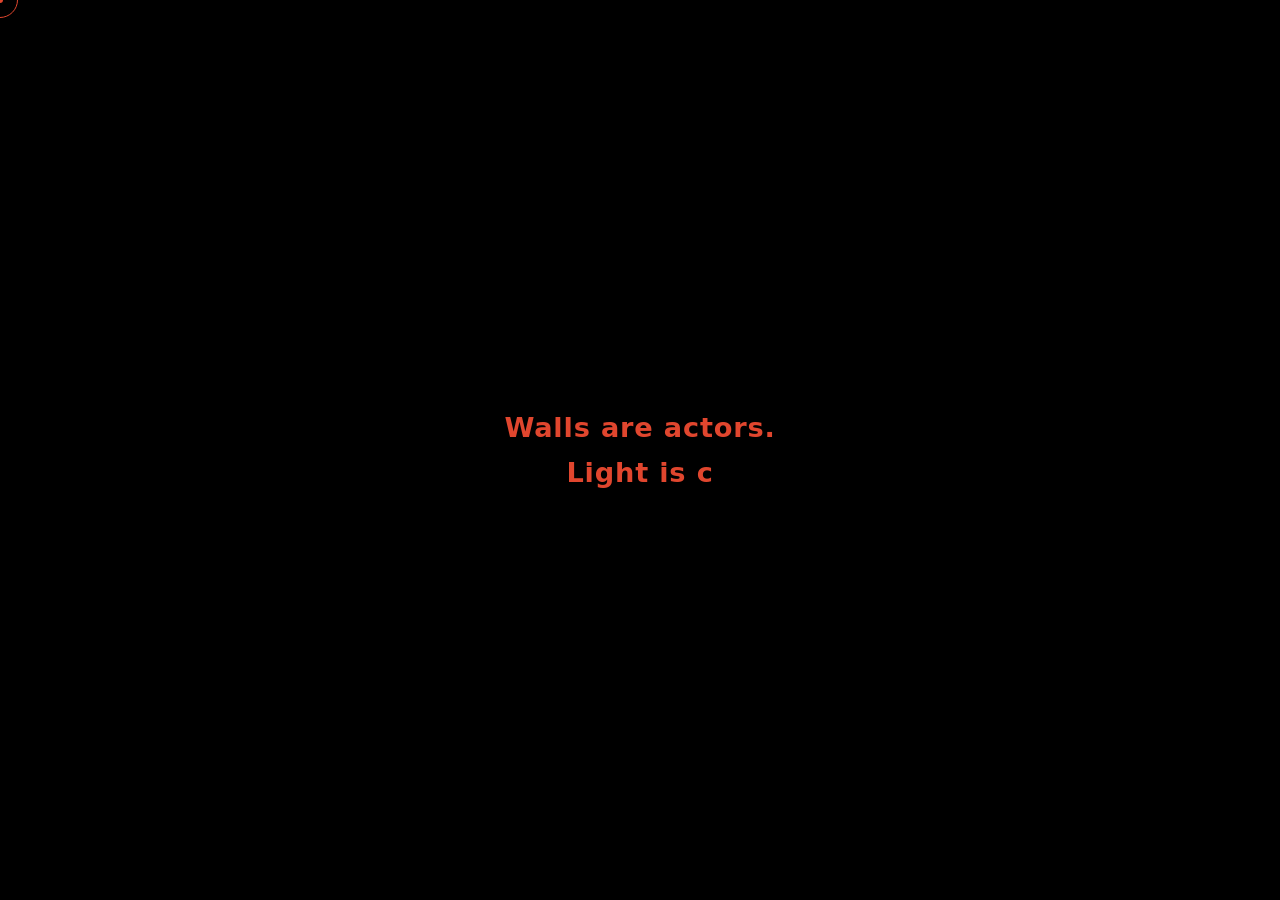
<file: ethos/ethos.html>
<!DOCTYPE html>
<html lang="en">
<head>

<meta charset="UTF-8">
<meta name="viewport" content="width=device-width, initial-scale=1.0">

<title>The Fieldtone Ethos | Fieldtone Studio</title>

<meta name="description" content="Meet the people behind Fieldtone. A cinematic boutique studio built like a film crew.">
<meta name="robots" content="index, follow">
<meta name="author" content="Fieldtone Studio">

<link rel="canonical" href="https://fieldtone-studio.com/ethos/ethos.html">

<meta property="og:title" content="The Fieldtone Ethos | Fieldtone Studio">
<meta property="og:description" content="Meet the people behind Fieldtone. A cinematic boutique studio built like a film crew.">
<meta property="og:image" content="SEO/SEO-The-Ethos.png">
<meta property="og:url" content="https://fieldtone-studio.com/ethos/ethos.html">
<meta property="og:type" content="website">
<meta property="og:site_name" content="Fieldtone Studio">

<meta name="twitter:card" content="summary_large_image">
<meta name="twitter:title" content="The Fieldtone Ethos | Fieldtone Studio">
<meta name="twitter:description" content="Meet the people behind Fieldtone. A cinematic boutique studio built like a film crew.">
<meta name="twitter:image" content="SEO/SEO-The-Ethos.png">

<link rel="icon" href="/assets/img/FIELDTONE_Favicon_Colored_BG.jpg">

<link rel="stylesheet" href="/assets/css/style.css">
<link rel="stylesheet" href="ethos.css">

</head>

<body class="ethos-page preloading">

<!-- Custom Cursor (from global system) -->
<div class="cursor-dot"></div>
<div class="cursor-ring"></div>

<!-- ================= PRELUDE ================= -->

<section id="prelude">
    <div class="prelude-inner">
        <p class="type-line" data-text="Walls are actors."></p>
        <p class="type-line" data-text="Light is cinema."></p>
        <p class="type-line" data-text="Details are the emotion that tie everything into one still frame."></p>
        <p class="type-line strong" data-text="This is Archvizography."></p>
    </div>
</section>

<!-- ================= NAV ================= -->

<header class="ethos-nav">
    <a href="/" class="logo">
        <img src="/assets/img/FIELDTONE_Primary_Colored_Logo_Black_BG.png" alt="Fieldtone">
    </a>
    <nav>
        <a href="../archvizography/archvizography.html">Archvizography</a>
        <a href="/ethos/" class="active">Ethos</a>
        <a href="../contact/contact.html">Contact</a>
    </nav>
</header>

<!-- ================= MAIN ================= -->

<main id="ethos" hidden>

<section class="founder-hero">

    <div class="founder-portrait">
        <img src="cast/mohannad-haikal.webp" alt="Mohannad Haikal">
    </div>

    <div class="founder-content">
        <h1>Meet the Founder</h1>
        <h2>Mohannad Haikal</h2>
        <p class="role">Founder & Director of Archvizography</p>

        <p class="manifesto">
            Fieldtone was never built as a hierarchy.  
            It was built as a crew.  
            A family of Architects, directors, artists, designers, and thinkers who treat architecture like cinema.
        </p>
    </div>

</section>

<section class="team-structure">

    <h2 class="section-title">The Family</h2>

    <!-- Leadership -->

<div class="dept-group leadership">

    <h3>Leadership</h3>

    <div class="grid">

        <div class="card">

            <div class="card-portrait">
                <img src="cast/zainab-ibrahem.webp" alt="Arch. Zainab Ibrahem">
            </div>

            <div class="card-role">Co-Founder & Partner</div>
            <div class="card-name">Future Collaborator</div>

        </div>

    </div>

</div>

    <!-- Heads of Departments -->

    <div class="dept-group">
        <h3>Heads of Departments</h3>

        <div class="grid">

            <div class="card">
                <div class="card-portrait">
                    <img src="roles/head-of-visualization.webp" alt="Head of Visualization">
                </div>
                <div class="card-role">Head of Visualization</div>
                <div class="card-name">Future Collaborator</div>
            </div>

            <div class="card">
                <div class="card-portrait">
                    <img src="roles/head-of-vfx.webp" alt="Head of VFX">
                </div>
                <div class="card-role">Head of VFX</div>
                <div class="card-name">Future Collaborator</div>
            </div>

            <div class="card">
                <div class="card-portrait">
                    <img src="roles/head-of-post-production.webp" alt="Head of Post Production">
                </div>
                <div class="card-role">Head of Post Production</div>
                <div class="card-name">Future Collaborator</div>
            </div>

            <div class="card">
                <div class="card-portrait">
                    <img src="roles/art-director.webp" alt="Art Director">
                </div>
                <div class="card-role">Art Director</div>
                <div class="card-name">Future Collaborator</div>
            </div>

        </div>
    </div>


    <!-- Crew -->

    <div class="dept-group">
        <h3>Crew</h3>

        <div class="grid">

            <div class="card">
                <div class="card-portrait">
                    <img src="roles/senior-artist.webp" alt="Senior Artist">
                </div>
                <div class="card-role">Senior Artist</div>
                <div class="card-name">Future Collaborator</div>
            </div>

            <div class="card">
                <div class="card-portrait">
                    <img src="roles/junior-artist.webp" alt="Junior Artist">
                </div>
                <div class="card-role">Junior Artist</div>
                <div class="card-name">Future Collaborator</div>
            </div>

            <div class="card">
                <div class="card-portrait">
                    <img src="roles/project-manager.webp" alt="Project Manager">
                </div>
                <div class="card-role">Project Manager</div>
                <div class="card-name">Future Collaborator</div>
            </div>

        </div>
    </div>

</section>

<footer class="ethos-footer">
    <img src="/assets/img/FIELDTONE_Primary_White_Logo.png" alt="Fieldtone">
    <p>Cinematic visuals that move hearts — and move properties.</p>
</footer>

</main>

<script src="/assets/js/main.js"></script>
<script src="ethos.js"></script>
    
</body>
</html>
</file>
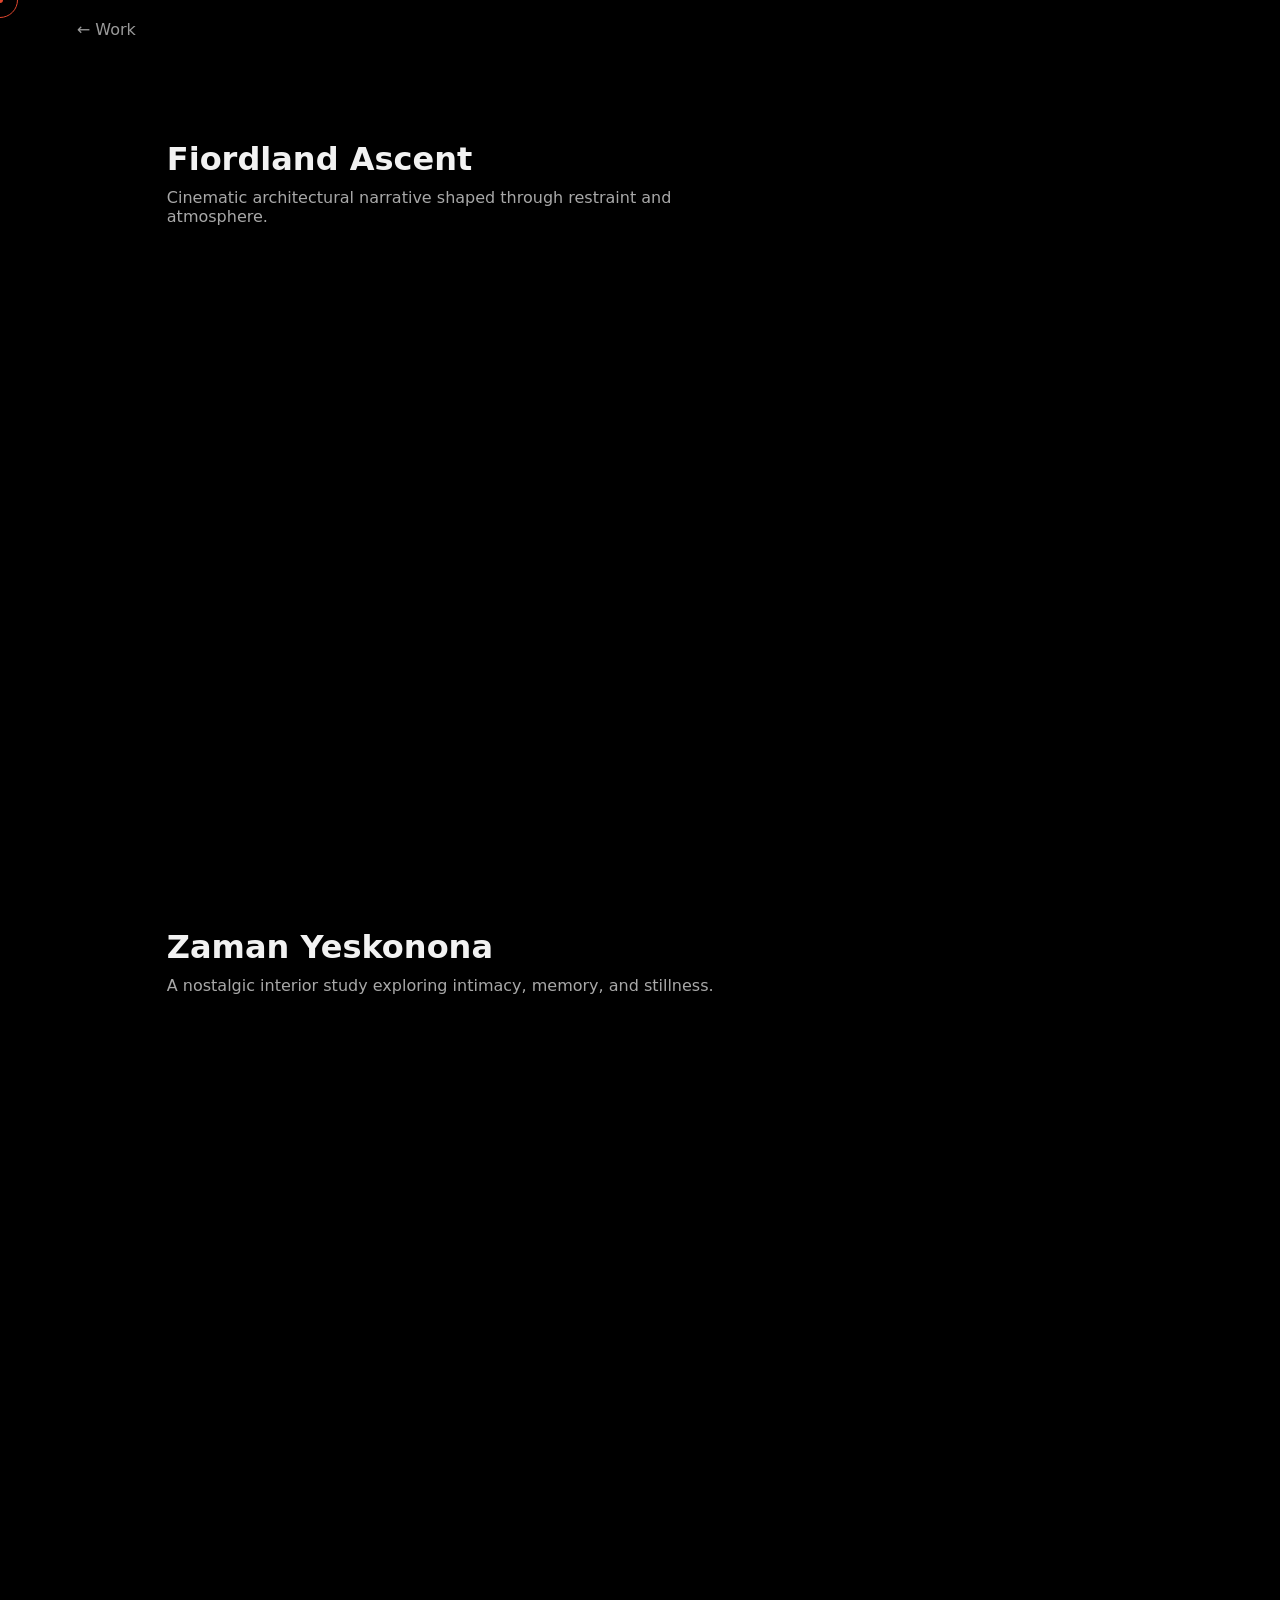
<file: work/film.html>
<!DOCTYPE html>
<html lang="en">
<head>

<meta charset="UTF-8">
<meta name="viewport" content="width=device-width, initial-scale=1.0">

<title>Film — Fieldtone Studio</title>

<meta name="description" content="Cinematic architectural visualization films by Fieldtone Studio. Moving images crafted to communicate architecture through atmosphere, light, and narrative.">
<meta name="robots" content="index, follow">
<meta name="author" content="Fieldtone Studio">

<link rel="canonical" href="https://fieldtone-studio.com/work/film.html">

<meta property="og:title" content="Film — Fieldtone Studio">
<meta property="og:description" content="Cinematic architectural visualization films by Fieldtone Studio.">
<meta property="og:image" content="SEO/SEO-films.png">
<meta property="og:url" content="https://fieldtone-studio.com/work/film.html">
<meta property="og:type" content="website">
<meta property="og:site_name" content="Fieldtone Studio">

<meta name="twitter:card" content="summary_large_image">
<meta name="twitter:title" content="Film — Fieldtone Studio">
<meta name="twitter:description" content="Cinematic architectural visualization films by Fieldtone Studio.">
<meta name="twitter:image" content="SEO/SEO-films.png">

<link rel="icon" href="/assets/img/FIELDTONE_Favicon_Colored_BG.jpg">

<link rel="stylesheet" href="/assets/css/style.css">
<link rel="stylesheet" href="film.css">

</head>

<body class="film-page">

<div class="cursor-dot"></div>
<div class="cursor-ring"></div>

<header class="film-nav">
    <a href="../../work/work.html" class="back-link">← Work</a>
</header>

<section class="film-wrapper">

    <!-- Fiordland -->
    <div class="film-item">
        <div class="film-meta">
            <h2>Fiordland Ascent</h2>
            <p>Cinematic architectural narrative shaped through restraint and atmosphere.</p>
        </div>

        <div class="film-embed">
            <div style="padding:56.25% 0 0 0;position:relative;">
                <iframe 
                    src="https://player.vimeo.com/video/1167282103"
                    frameborder="0"
                    allow="autoplay; fullscreen; picture-in-picture"
                    style="position:absolute;top:0;left:0;width:100%;height:100%;"
                    title="Fiordland Ascent">
                </iframe>
            </div>
        </div>
    </div>

    <!-- Zaman -->
    <div class="film-item">
        <div class="film-meta">
            <h2>Zaman Yeskonona</h2>
            <p>A nostalgic interior study exploring intimacy, memory, and stillness.</p>
        </div>

        <div class="film-embed">
            <div style="padding:56.25% 0 0 0;position:relative;">
                <iframe 
                    src="https://player.vimeo.com/video/1169065321"
                    frameborder="0"
                    allow="autoplay; fullscreen; picture-in-picture"
                    style="position:absolute;top:0;left:0;width:100%;height:100%;"
                    title="Zaman Yeskonona">
                </iframe>
            </div>
        </div>
    </div>

</section>

<script src="/assets/js/main.js"></script>
<script src="film.js"></script>
</body>
</html>
</file>
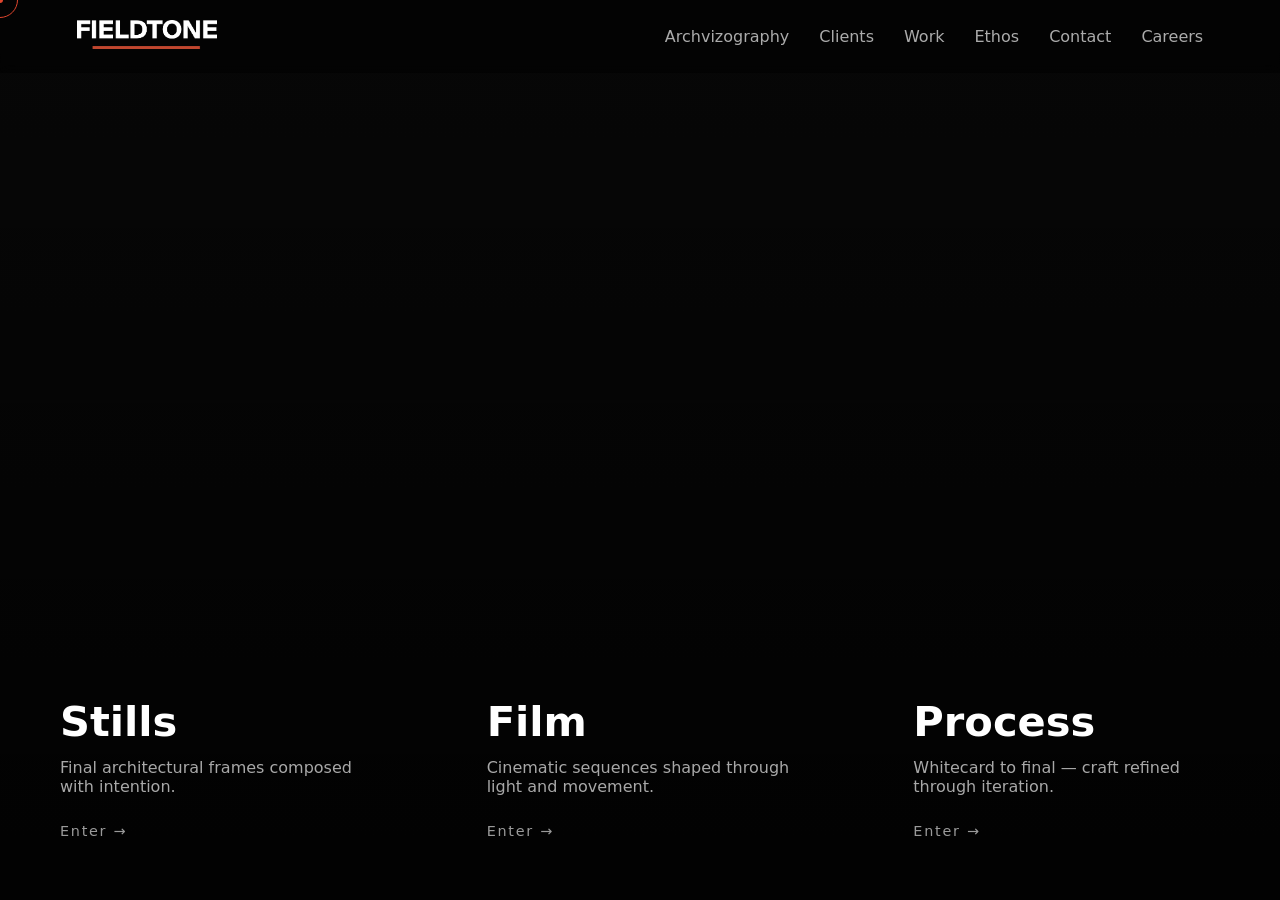
<file: work/work.html>
<!DOCTYPE html>
<html lang="en">
<head>

<meta charset="UTF-8">
<meta name="viewport" content="width=device-width, initial-scale=1.0">

<title>Work — Fieldtone Studio</title>

<meta name="description" content="Stills, film and process by Fieldtone Studio.">
<meta name="robots" content="index, follow">
<meta name="author" content="Fieldtone Studio">

<link rel="canonical" href="https://fieldtone-studio.com/work/work.html">

<meta property="og:title" content="Work — Fieldtone Studio">
<meta property="og:description" content="Stills, film and process by Fieldtone Studio.">
<meta property="og:image" content="SEO/SEO-work.png">
<meta property="og:url" content="https://fieldtone-studio.com/work/work.html">
<meta property="og:type" content="website">
<meta property="og:site_name" content="Fieldtone Studio">

<meta name="twitter:card" content="summary_large_image">
<meta name="twitter:title" content="Work — Fieldtone Studio">
<meta name="twitter:description" content="Stills, film and process by Fieldtone Studio.">
<meta name="twitter:image" content="SEO/SEO-work.png">

<link rel="icon" href="/assets/img/FIELDTONE_Favicon_Colored_BG.jpg">

<link rel="stylesheet" href="/assets/css/style.css">
<link rel="stylesheet" href="work.css">

</head>

<body class="work-page">

<div class="cursor-dot"></div>
<div class="cursor-ring"></div>

<header class="work-nav">
    <a href="/" class="logo">
        <img src="/assets/img/FIELDTONE_Primary_Colored_Logo_Black_BG.png" alt="Fieldtone">
    </a>

    <nav>
        <a href="../archvizography/archvizography.html">Archvizography</a>
        <a href="../clients/clients.html">Clients</a>
        <a href="/work/" class="active">Work</a>
        <a href="../ethos/ethos.html">Ethos</a>
        <a href="../contact/contact.html">Contact</a>
        <a href="../careers/careers.html">Careers</a>
    </nav>
</header>

<section class="work-hero">

    <a href="stills.html" class="work-panel" data-bg="../Renders/The_Fiordland_Ascent/CAM2-the-cliff-side-ascend.png">
        <div class="panel-overlay"></div>
        <div class="panel-content">
            <h2>Stills</h2>
            <p>Final architectural frames composed with intention.</p>
            <span class="enter">Enter →</span>
        </div>
    </a>

    <a href="film.html" class="work-panel" data-bg="../Renders/The_Fiordland_Ascent/CAM1-the-reflective-approach.png">
        <div class="panel-overlay"></div>
        <div class="panel-content">
            <h2>Film</h2>
            <p>Cinematic sequences shaped through light and movement.</p>
            <span class="enter">Enter →</span>
        </div>
    </a>

    <a href="process.html" class="work-panel" data-bg="../Renders/The_Fiordland_Ascent/CAM2_The%20Cliffside%20Ascend_White_Card.png">
        <div class="panel-overlay"></div>
        <div class="panel-content">
            <h2>Process</h2>
            <p>Whitecard to final — craft refined through iteration.</p>
            <span class="enter">Enter →</span>
        </div>
    </a>

</section>

<script src="/assets/js/main.js"></script>
<script src="work.js"></script>

</body>
</html>
</file>
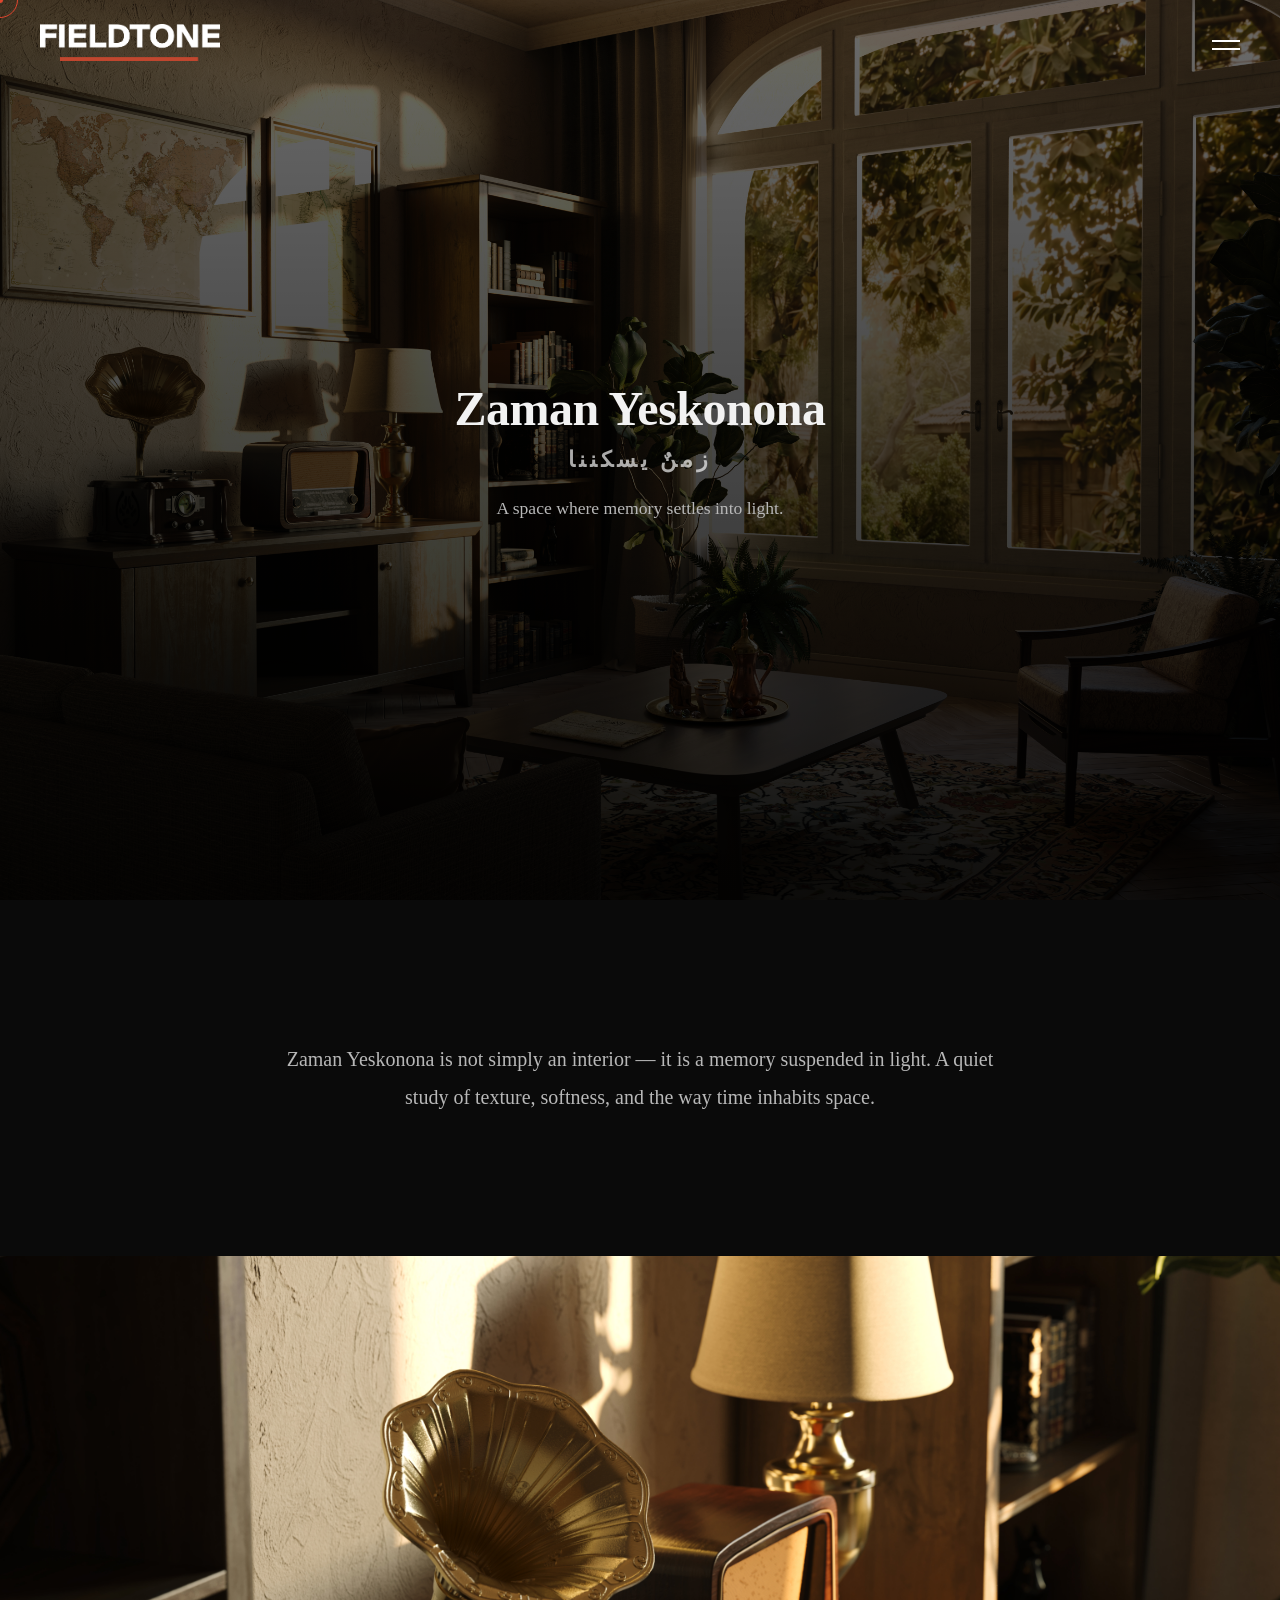
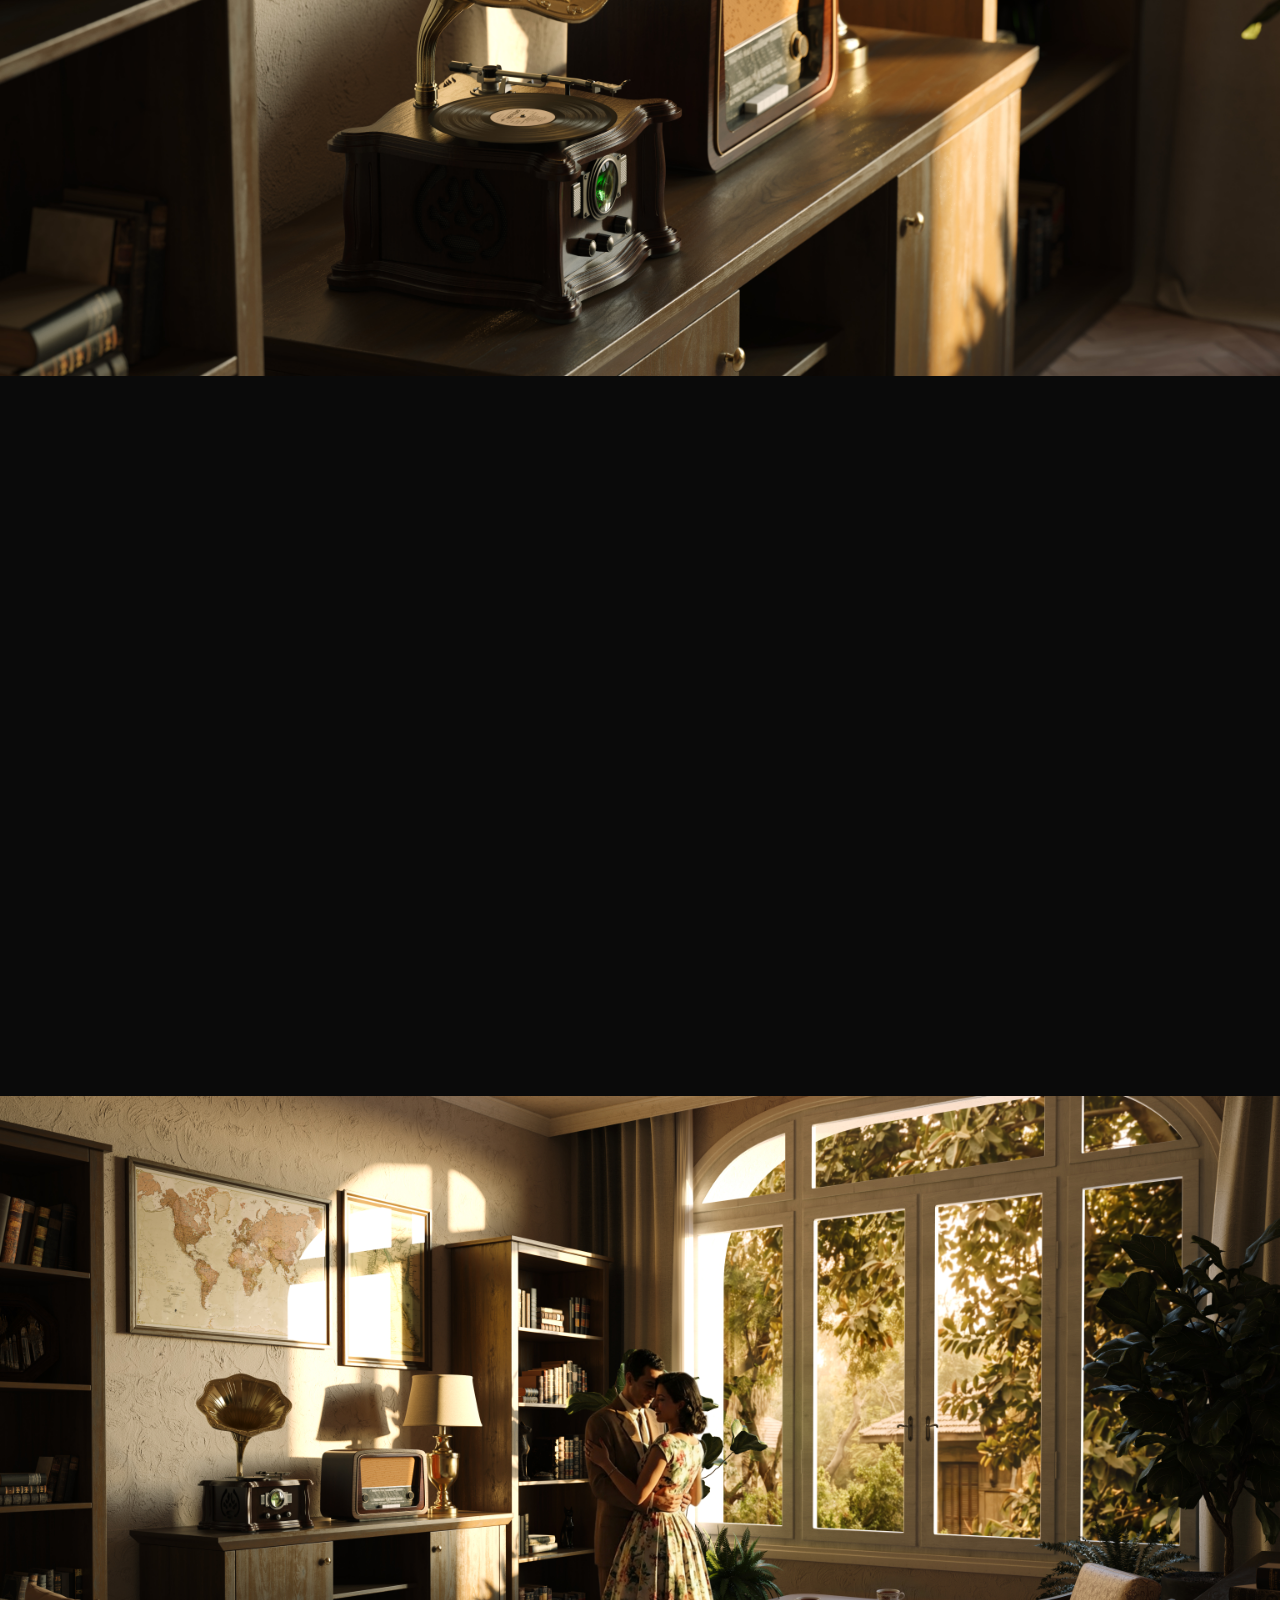
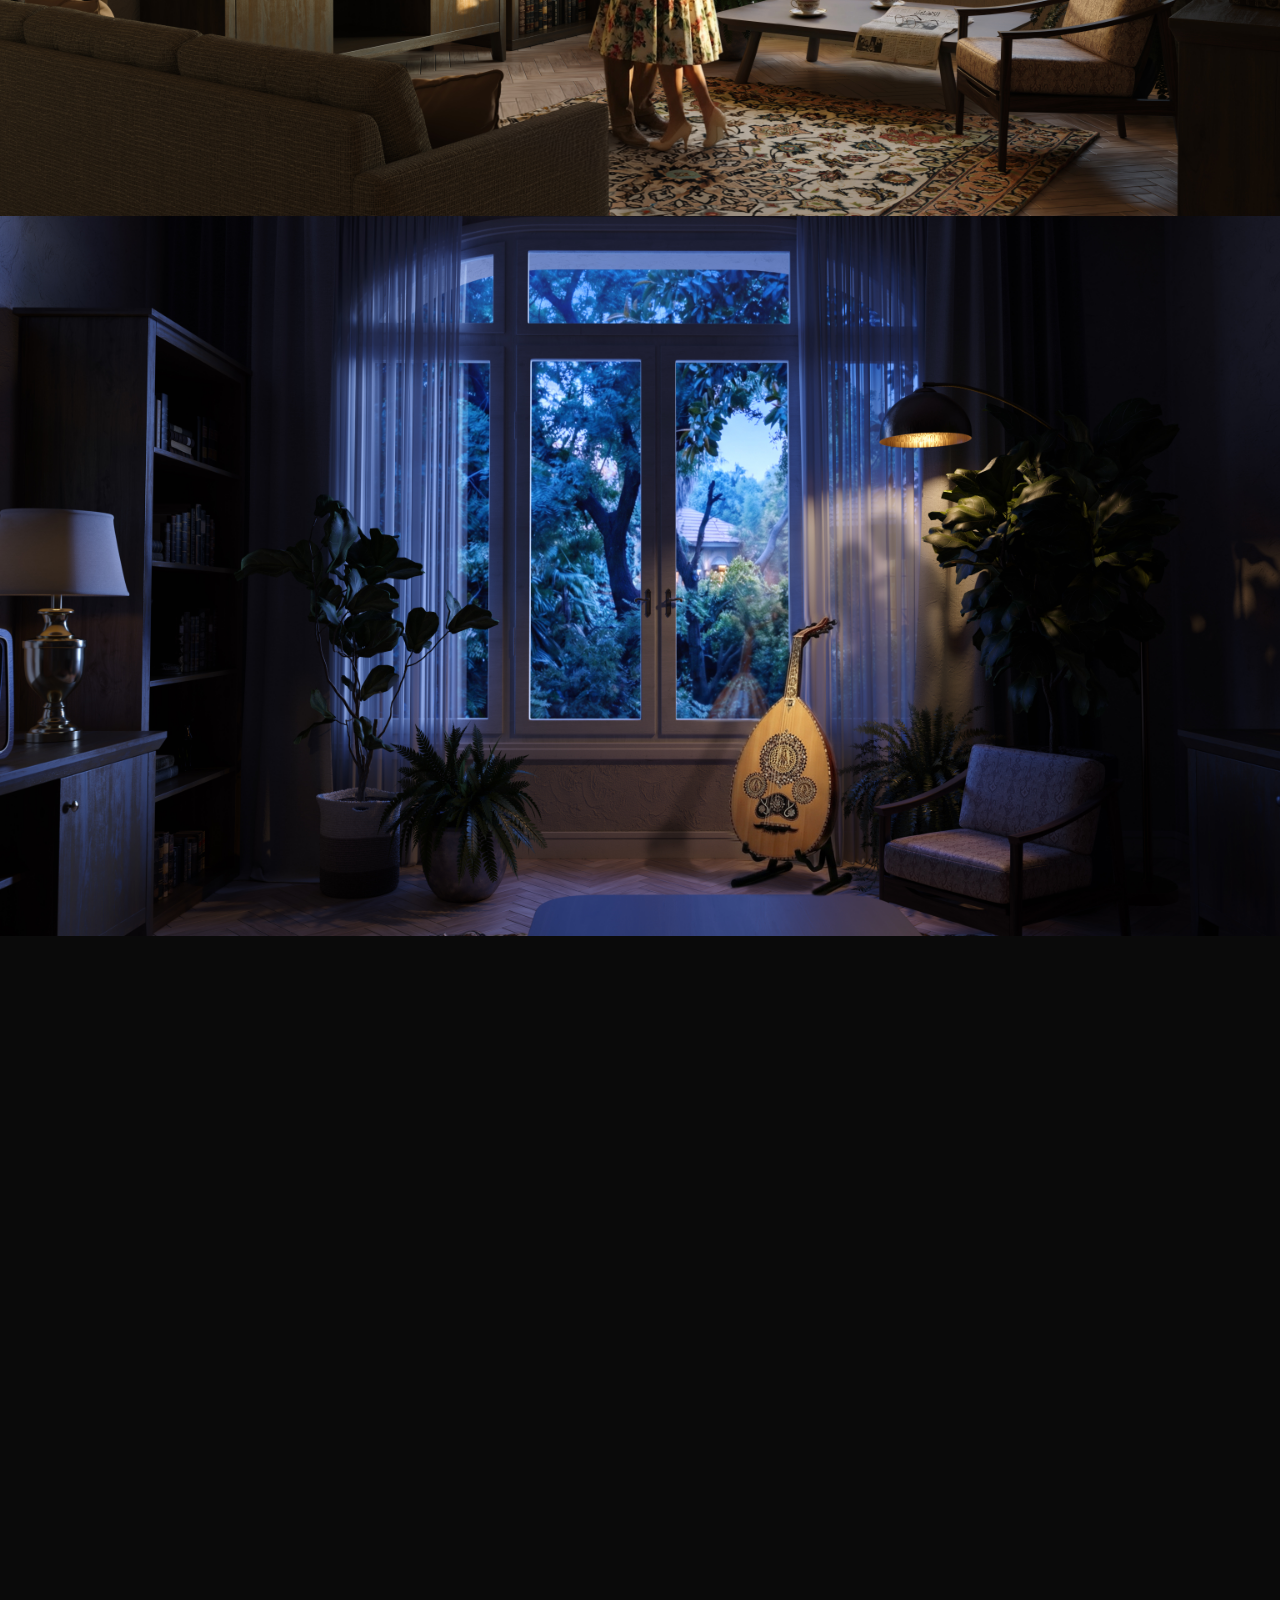
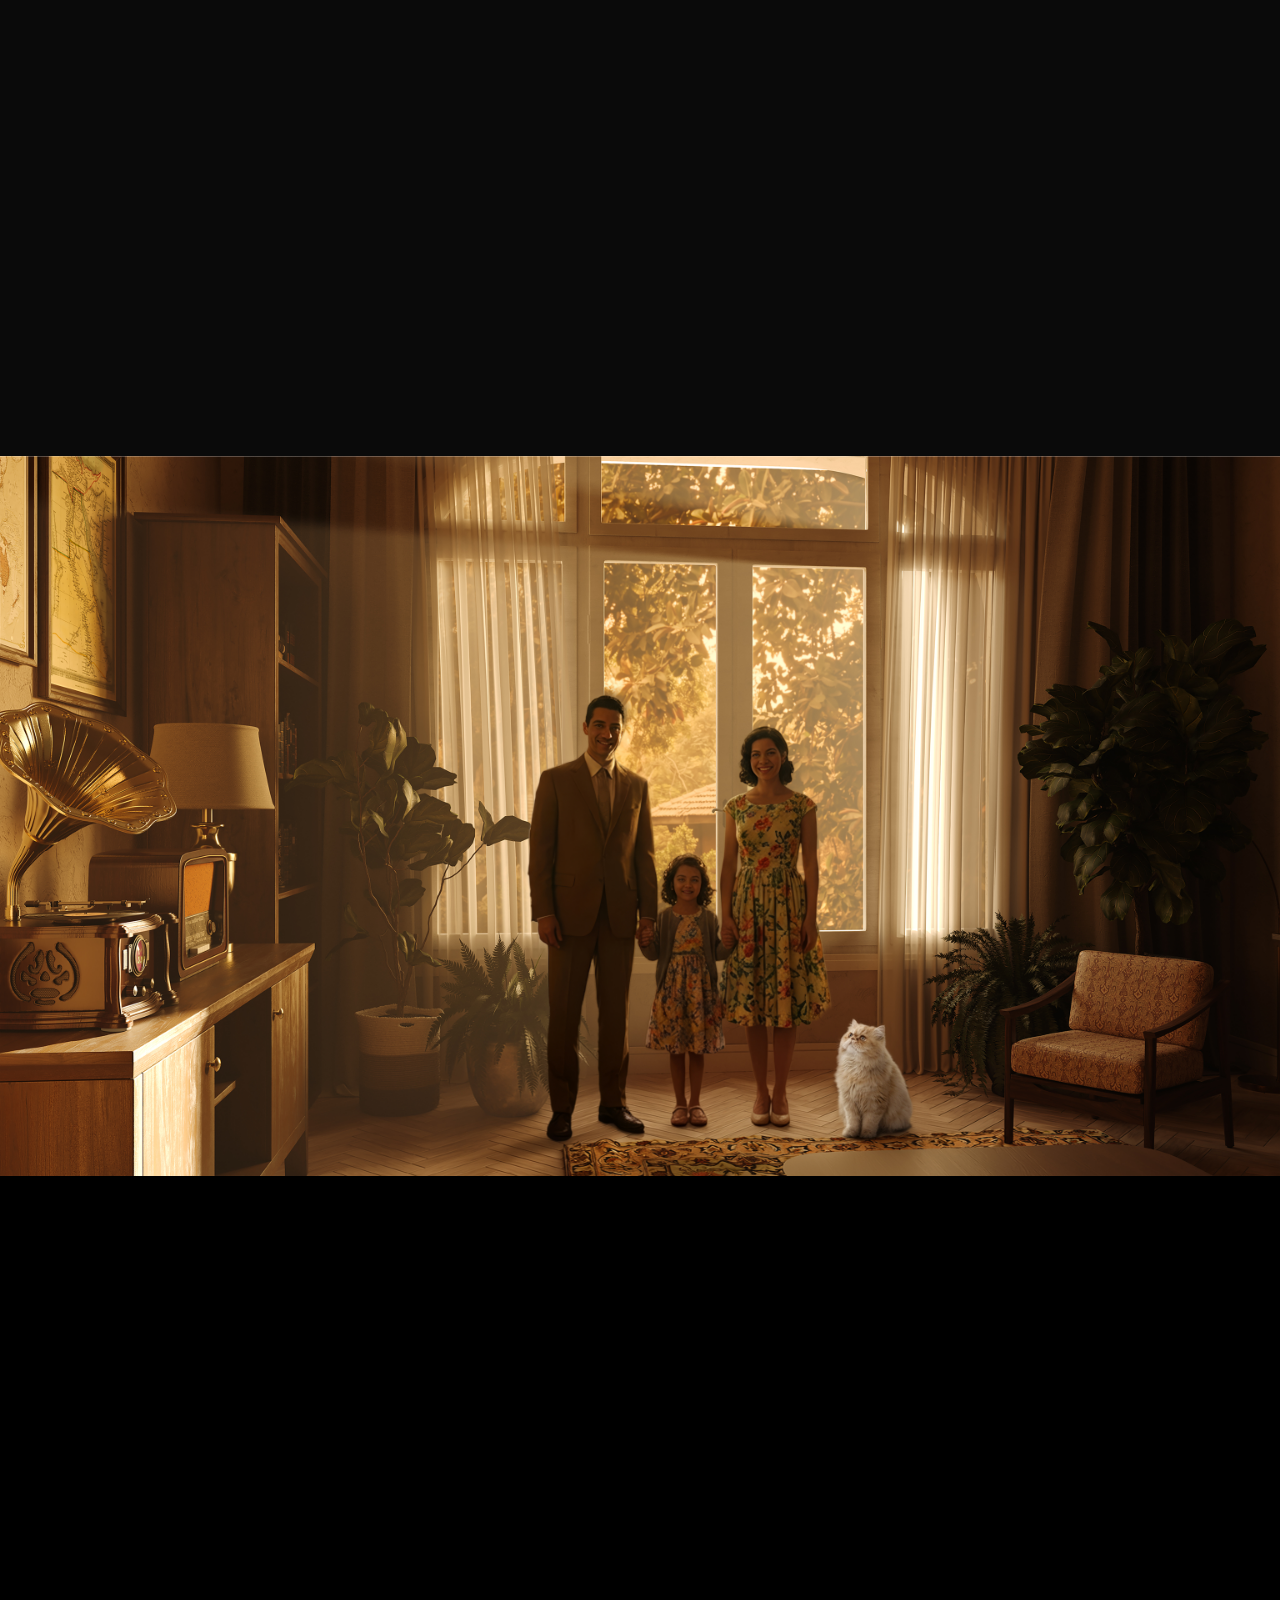
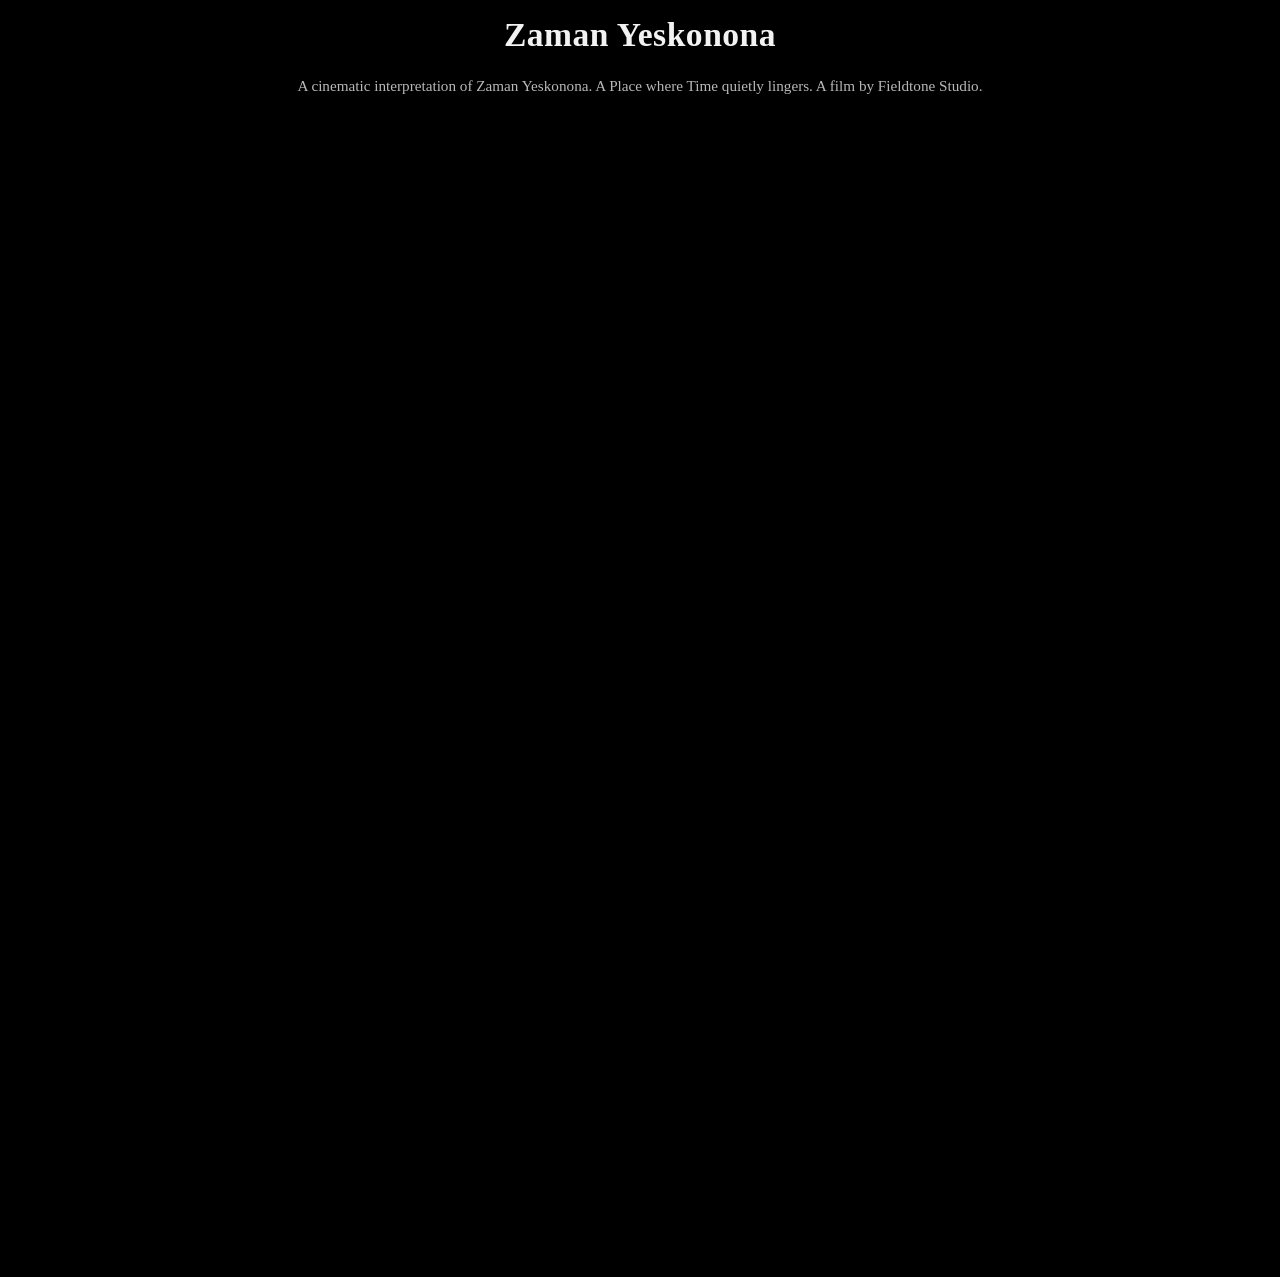
<file: Projects/02-zaman-yeskonona/zaman-yeskonona.html>
<!DOCTYPE html>
<html lang="en">
<head>

<meta charset="UTF-8">
<meta name="viewport" content="width=device-width, initial-scale=1.0">

<title>Zaman Yeskonona — Fieldtone Studio</title>

<meta name="description" content="Zaman Yeskonona — A nostalgic interior study of memory, intimacy, and light.">
<meta name="robots" content="index, follow">
<meta name="author" content="Fieldtone Studio">

<link rel="canonical" href="https://fieldtone-studio.com/Projects/02-zaman-yeskonona/zaman-yeskonona.html">

<meta property="og:title" content="Zaman Yeskonona — Fieldtone Studio">
<meta property="og:description" content="A nostalgic interior study of memory, intimacy, and light.">
<meta property="og:image" content="SEO/SEO-zaman.png">
<meta property="og:url" content="https://fieldtone-studio.com/Projects/02-zaman-yeskonona/zaman-yeskonona.html">
<meta property="og:type" content="article">
<meta property="og:site_name" content="Fieldtone Studio">

<meta name="twitter:card" content="summary_large_image">
<meta name="twitter:title" content="Zaman Yeskonona — Fieldtone Studio">
<meta name="twitter:description" content="A nostalgic interior study of memory, intimacy, and light.">
<meta name="twitter:image" content="SEO/SEO-zaman.png">

<link rel="icon" href="/assets/img/FIELDTONE_Favicon_Colored_BG.jpg">

<link rel="stylesheet" href="/assets/css/style.css">
<link rel="stylesheet" href="zaman-yeskonona.css">

</head>

<body class="zaman-page">

<!-- Global Cursor -->
<div class="cursor-dot"></div>
<div class="cursor-ring"></div>

<!-- ================= NAVBAR ================= -->
<header class="navbar">
    <a href="../../index.html" class="logo">
        <img src="../../assets/img/FIELDTONE_Primary_Colored_Logo_Black_BG.png" alt="Fieldtone Studio">
    </a>

    <div class="hamburger" id="hamburger">
        <span></span>
        <span></span>
    </div>
</header>

<!-- ================= MENU ================= -->
<div class="menu-overlay" id="menu">
    <nav class="menu-links">
        <a href="../../work/work.html">Work</a>
        <a href="../../archvizography/archvizography.html">Archvizography</a>
        <a href="../../ethos/ethos.html">Ethos</a>
        <a href="../../clients/clients.html">Clients</a>
        <a href="../../contact/contact.html">Contact</a>
    </nav>
</div>

<!-- HERO -->

<section class="zaman-hero">
    <img src="/Renders/Zaman_Yeskonona/01.jpg" alt="Zaman Yeskonona" class="hero-img">
    <div class="hero-overlay"></div>

    <div class="hero-content">
        <h1>Zaman Yeskonona</h1>
        <h2>زمنٌ يسكننا</h2>
        <p class="subtitle">A space where memory settles into light.</p>
    </div>
</section>

<!-- INTRO -->

<section class="zaman-intro">
    <p>
        Zaman Yeskonona is not simply an interior —
        it is a memory suspended in light.
        A quiet study of texture, softness,
        and the way time inhabits space.
    </p>
</section>

<!-- IMMERSIVE STILLS -->

<section class="zaman-stills">
    <img src="/Renders/Zaman_Yeskonona/02.jpg" alt="Zaman Yeskonona - Memory Begins">
    <img src="/Renders/Zaman_Yeskonona/03.jpg" alt="Zaman Yeskonona - The Sound of Time">
    <img src="/Renders/Zaman_Yeskonona/04.jpg" alt="Zaman Yeskonona - Love in Motion">
    <img src="/Renders/Zaman_Yeskonona/05.jpg" alt="Zaman Yeskonona - Blue Hour Intimacy">
    <img src="/Renders/Zaman_Yeskonona/06.jpg" alt="Zaman Yeskonona - Roots & Legacy">
    <img src="/Renders/Zaman_Yeskonona/07.jpg" alt="Zaman Yeskonona - Building a Home">
    <img src="/Renders/Zaman_Yeskonona/08.jpg" alt="Zaman Yeskonona - Together at the Table">
    <img src="/Renders/Zaman_Yeskonona/09.jpg" alt="Zaman Yeskonona - Private Tenderness">
    <img src="/Renders/Zaman_Yeskonona/10.jpg" alt="Zaman Yeskonona - Everyday Reality">
    <img src="/Renders/Zaman_Yeskonona/11.jpg" alt="Zaman Yeskonona - The Future Sleeping">
    <img src="/Renders/Zaman_Yeskonona/12.jpg" alt="Zaman Yeskonona - The Continuation">
</section>

<!-- FILM -->

<section class="zaman-film">

    <div class="film-content">
        <!-- FILM -->

<section class="zaman-film">

    <div class="film-content">
        <h3>Zaman Yeskonona</h3>
        <p>
            A cinematic interpretation of Zaman Yeskonona.
            A Place where Time quietly lingers.
            A film by Fieldtone Studio.
        </p>
    </div>

    <div class="film-embed">
        <iframe 
            src="https://player.vimeo.com/video/1178718544?badge=0&autopause=0&player_id=0&app_id=58479"
            width="100%" 
            height="100%" 
            frameborder="0"
            allow="autoplay; fullscreen; picture-in-picture; clipboard-write; encrypted-media; web-share"
            referrerpolicy="strict-origin-when-cross-origin"
            title="Zaman Yeskonona - Teaser">
        </iframe>
    </div>

</section>

<script src="https://player.vimeo.com/api/player.js"></script>
<script src="/assets/js/main.js"></script>
<script src="zaman-yeskonona.js"></script>

</body>
</html>
</file>
<file: assets/css/style.css>
/* ================= RESET ================= */

* {
    margin: 0;
    padding: 0;
    box-sizing: border-box;
}

html, body {
    background: #000;
    color: #fff;
    font-family: serif;
    overflow-x: hidden;
    cursor: none;
}

/* ================= CUSTOM CURSOR ================= */

.cursor-dot,
.cursor-ring {
    position: fixed;
    pointer-events: none;
    z-index: 999999;
    top: 0;
    left: 0;
    transform: translate(-50%, -50%);
}

.cursor-dot {
    width: 6px;
    height: 6px;
    background: #e0462e;
    border-radius: 50%;
}

.cursor-ring {
    width: 36px;
    height: 36px;
    border: 1.5px solid #e0462e;
    border-radius: 50%;
}

/* ================= LOADER ================= */

html.loading,
body.loading {
    overflow: hidden;
}

#loader {
    position: fixed;
    inset: 0;
    background: #000;
    display: flex;
    justify-content: center;
    align-items: center;
    z-index: 5000;
    transition: opacity 1.2s ease;
}

.loader-text {
    width: 320px;
    opacity: 0;
    animation: fadeText 1.2s ease forwards;
    animation-delay: 0.4s;
}

.loader-accent {
    height: 4px;
    width: 0;
    background: #e0462e;
    margin: 18px auto 0;
    animation: growLine 1.6s cubic-bezier(0.22,1,0.36,1) forwards;
    animation-delay: 1.2s;
}

@keyframes fadeText {
    to { opacity: 1; }
}

@keyframes growLine {
    from { width: 0; }
    to { width: 220px; }
}

#loader.hidden {
    opacity: 0;
    pointer-events: none;
}

/* ================= NAVBAR ================= */

.navbar {
    position: fixed;
    top: 0;
    width: 100%;
    padding: 24px 40px;
    display: flex;
    justify-content: space-between;
    align-items: center;
    z-index: 3000;
}

.logo img {
    width: 180px;
}

.hamburger {
    width: 28px;
}

.hamburger span {
    display: block;
    height: 2px;
    background: #fff;
    margin: 6px 0;
}

/* ================= SLIDE MENU ================= */

.menu-overlay {
    position: fixed;
    top: 0;
    right: 0;
    width: min(420px, 100vw);
    height: 100vh;
    background: rgba(0,0,0,0.98);
    display: flex;
    align-items: center;
    justify-content: flex-start; /* changed */
    padding-left: 40px;          /* important */
    transform: translateX(100%);
    transition: transform 0.6s cubic-bezier(0.22,1,0.36,1);
    z-index: 2000;
}

.menu-overlay.active {
    transform: translateX(0);
}

.menu-links {
    width: auto;   /* remove 70% constraint */
}

.menu-links a {
    display: block;
    font-size: 2.6rem;
    margin: 30px 0;
    text-decoration: none;
    background: linear-gradient(to right, #e0462e 50%, #ffffff 50%);
    background-size: 200% 100%;
    background-position: right;
    -webkit-background-clip: text;
    -webkit-text-fill-color: transparent;
    transition: background-position 0.4s cubic-bezier(0.22,1,0.36,1);
}

.menu-links a:hover {
    background-position: left;
}

/* ================= HOMEPAGE HERO ================= */

.hero {
    height: 100vh;
    background: url("../../Renders/The_Fiordland_Ascent/CAM1-the-reflective-approach.png") center/cover no-repeat;
    position: relative;
    display: flex;
    align-items: center;
    justify-content: center;
}

.hero-overlay {
    position: absolute;
    inset: 0;
    background: linear-gradient(to bottom, rgba(0,0,0,0.6), rgba(0,0,0,0.8));
}

.hero-content {
    position: relative;
    text-align: center;
    max-width: 900px;
    padding: 0 20px;
}

.hero h1 {
    font-size: 3rem;
    line-height: 1.4;
}

/* ================= PROJECT HERO ================= */

.project-hero {
    height: 100vh;
    background: url("../../Renders/The_Fiordland_Ascent/CAM1-the-reflective-approach.png") center/cover no-repeat;
    position: relative;
    display: flex;
    align-items: center;
    justify-content: center;
}

.project-overlay {
    position: absolute;
    inset: 0;
    background: linear-gradient(to bottom, rgba(0,0,0,0.6), rgba(0,0,0,0.85));
}

.project-title {
    position: relative;
    text-align: center;
}

.project-title h1 {
    font-size: 2.6rem;
    margin-bottom: 10px;
}

.project-title p {
    opacity: 0.8;
}

/* ================= FEATURED ================= */

.featured {
    padding: 120px 40px;
    text-align: center;
    background: #000;
}

.project-grid {
    display: grid;
    grid-template-columns: repeat(auto-fit, minmax(320px, 1fr));
    gap: 40px;
    margin-top: 60px;
}

.project-card {
    position: relative;
    display: block;
    overflow: hidden;
    aspect-ratio: 16 / 10;
    background: #111;
    text-decoration: none;
    color: inherit;
}

.project-card img {
    width: 100%;
    height: 100%;
    object-fit: cover;
    display: block;
    transition: transform 0.6s ease;
}

.project-card:hover img {
    transform: scale(1.05);
}

.project-card::after {
    content: "";
    position: absolute;
    inset: 0;
    border: 2px solid #e0462e;
    opacity: 0;
    transition: opacity 0.4s ease;
}

.project-card:hover::after {
    opacity: 1;
}

.project-card .project-title {
    position: absolute;
    bottom: 20px;
    left: 20px;
    font-size: 1.2rem;
}

/* ================= PROJECT INTRO ================= */

.project-intro {
    padding: 140px 20px;
    display: flex;
    justify-content: center;
    background: #000;
}

.intro-inner {
    max-width: 800px;
    text-align: center;
}

.intro-inner h2 {
    font-size: 1rem;
    letter-spacing: 3px;
    text-transform: uppercase;
    margin-bottom: 40px;
    opacity: 0.6;
}

.intro-inner p {
    font-size: 1.1rem;
    line-height: 1.8;
    opacity: 0.85;
}

/* ================= PROJECT VIDEO ================= */

.project-film {
    padding: 160px 20px;
    display: flex;
    justify-content: center;
}

.video-wrapper {
    width: 100%;
    max-width: 1200px;
    aspect-ratio: 16 / 9;
    position: relative;
}

.video-wrapper iframe {
    position: absolute;
    inset: 0;
    width: 100%;
    height: 100%;
}

/* ================= DESKTOP 35MM FILM STRIP ================= */

.project-gallery {
    position: relative;
    padding: 260px 0;
    display: flex;
    flex-direction: column;
    align-items: center;
    gap: 240px;
    z-index: 1;
}

/* Side rails (desktop only) */
.project-gallery::before,
.project-gallery::after {
    content: "";
    position: fixed;
    top: 0;
    bottom: 0;
    width: 100px;
    background: #0b0b0b;
    z-index: 5;
    box-shadow:
        inset -10px 0 20px rgba(0,0,0,0.9),
        inset 10px 0 20px rgba(0,0,0,0.9);
    background-image:
        repeating-linear-gradient(
            to bottom,
            transparent 0px,
            transparent 28px,
            #000 28px,
            #000 60px
        );
    background-size: 100% 60px;
    animation: filmMove 10s linear infinite;
}

.project-gallery::before { left: 0; }
.project-gallery::after { right: 0; }

@keyframes filmMove {
    from { background-position-y: 0; }
    to   { background-position-y: 60px; }
}

/* Film frames */

.film-frame {
    width: 70%;
    max-width: 1150px;
    position: relative;
    z-index: 2;
    transform: translateY(60px);
    opacity: 0;
    transition: all 1.2s cubic-bezier(0.22,1,0.36,1);
}

.film-frame.in-view {
    transform: translateY(0);
    opacity: 1;
}

.film-frame img {
    width: 100%;
    display: block;
    box-shadow: 0 40px 80px rgba(0,0,0,0.7);
}

/* ================= FILM COUNTER ================= */

.film-counter {
    position: fixed;
    left: 45px;
    top: 50%;
    transform: translateY(-50%);
    z-index: 6;
    display: flex;
    flex-direction: column;
    gap: 34px;
    font-family: monospace;
    font-size: 0.85rem;
    letter-spacing: 4px;
    pointer-events: none;
}

.film-counter span {
    color: rgba(255,255,255,0.2);
    transition: 
        color 0.4s ease,
        transform 0.4s ease,
        opacity 0.4s ease;
}

.film-counter span.active {
    color: #e0462e;
    transform: scale(1.2);
}

/* ================= FILM DUST ================= */

.film-dust {
    position: fixed;
    inset: 0;
    pointer-events: none;
    z-index: 20;
    background-image:
        radial-gradient(circle at 20% 30%, rgba(255,255,255,0.04) 1px, transparent 2px),
        radial-gradient(circle at 70% 80%, rgba(255,255,255,0.03) 1px, transparent 2px),
        radial-gradient(circle at 40% 60%, rgba(255,255,255,0.02) 1px, transparent 2px);
    animation: dustFloat 18s linear infinite;
}

@keyframes dustFloat {
    from { transform: translateY(0); }
    to   { transform: translateY(-300px); }
}

/* ================= MOBILE CINEMATIC MODE ================= */

@media (max-width: 768px) {

    /* Remove film rails */
    .project-gallery::before,
    .project-gallery::after {
        display: none;
    }

    /* Expand frames */
    .film-frame {
        width: 92%;
        max-width: none;
    }

    .project-gallery {
        padding: 160px 0;
        gap: 140px;
    }

    /* Adjust hero typography */
    .project-title h1 {
        font-size: 1.8rem;
    }

    .project-title p {
        font-size: 0.9rem;
    }

    /* Reposition counter */
    .film-counter {
        left: 15px;
        font-size: 0.7rem;
        opacity: 0.3;
    }

}

/* ================= LIGHTBOX ================= */

.lightbox {
    position: fixed;
    inset: 0;
    background: rgba(0,0,0,0.95);
    display: none;
    align-items: center;
    justify-content: center;
    z-index: 9999;
}

.lightbox.active {
    display: flex;
}

.lightbox-img {
    max-width: 90%;
    max-height: 90%;
}

.lightbox-close {
    position: absolute;
    top: 40px;
    right: 60px;
    font-size: 2rem;
    color: #fff;
}

/* ================= FOOTER ================= */

.footer {
    padding: 160px 20px 120px;
    text-align: center;
}

/* Logo — make this bulletproof */
.footer img {
    width: 160px;
    max-width: 160px;
    height: auto;
    display: block;
    margin: 0 auto 80px auto;
}

.footer-links {
    display: flex;
    justify-content: center;
    gap: 56px;
}

.footer-links .icon {
    width: 22px;
    height: 22px;
    display: block;
    filter: brightness(0) invert(1);
    transition: filter 0.35s cubic-bezier(0.22, 1, 0.36, 1);
}

.footer-links .social:hover .icon {
    filter: brightness(0) saturate(100%) invert(34%) sepia(90%) saturate(1800%) hue-rotate(345deg) brightness(95%) contrast(90%);
}

/* ================= FIELD TONE SCROLLBAR ================= */

::-webkit-scrollbar {
    width: 8px;
}

::-webkit-scrollbar-track {
    background: #0b0b0b;
}

::-webkit-scrollbar-thumb {
    background: #e0462e;
    border-radius: 10px;
    box-shadow: 0 0 8px rgba(224, 70, 46, 0.4);
    transition: background 0.3s ease;
}

::-webkit-scrollbar-thumb:hover {
    background: #ff5a3c;
    box-shadow: 0 0 14px rgba(224, 70, 46, 0.7);
}

/* ================= DISABLE CUSTOM CURSOR ON TOUCH DEVICES ================= */

@media (hover: none) and (pointer: coarse) {

    html, body {
        cursor: auto;
    }

    .cursor-dot,
    .cursor-ring {
        display: none !important;
    }
}
</file>
<file: careers/careers.css>
:root{
    --accent:#e0462e;
    --bg:#080808;
    --text:#f2f2f2;
    --muted:#9a9a9a;
}

/* ================= GLOBAL ================= */

.careers-page{
    background:var(--bg);
    color:var(--text);
    font-family:Inter, system-ui, -apple-system, sans-serif;
}

/* ================= NAV ================= */

.careers-nav{
    position:fixed;
    top:0;
    width:100%;
    padding:20px 6vw;
    display:flex;
    justify-content:space-between;
    align-items:center;
    background:rgba(0,0,0,.65);
    backdrop-filter:blur(8px);
    z-index:1000;
}

.careers-nav img{
    width:140px;
}

.careers-nav nav a{
    margin-left:28px;
    text-decoration:none;
    color:var(--text);
    opacity:.7;
    transition:.3s;
}

.careers-nav nav a:hover,
.careers-nav nav a.active{
    color:var(--accent);
    opacity:1;
}

/* ================= HERO ================= */

.careers-hero{
    padding:180px 20px 80px;
    text-align:center;
    max-width:900px;
    margin:auto;
}

.careers-hero h1{
    font-size:2.8rem;
    margin-bottom:20px;
}

.careers-hero p{
    color:var(--muted);
    line-height:1.6;
}

.hero-underline{
    width:120px;
    height:3px;
    background:var(--accent);
    margin:30px auto 0;
}

/* ================= PHILOSOPHY ================= */

.careers-philosophy{
    padding:80px 8vw;
    text-align:center;
}

.careers-philosophy h2{
    margin-bottom:20px;
}

.careers-philosophy p{
    color:var(--muted);
    max-width:700px;
    margin:auto;
}

/* ================= PORTRAITS ================= */

.careers-portrait-section{
    padding:60px 6vw 100px;
}

.portrait-grid{
    display:grid;
    gap:50px;
    grid-template-columns:repeat(auto-fit,minmax(260px,1fr));
}

.portrait-card{
    text-align:center;
}

.portrait-img{
    aspect-ratio:1305/2000;
    background:#111;
    overflow:hidden;
    border-radius:12px;
    box-shadow:0 20px 60px rgba(0,0,0,.6);
}

.portrait-img img{
    width:100%;
    height:100%;
    object-fit:cover;
}

.portrait-meta{
    margin-top:18px;
}

.role{
    font-size:.75rem;
    text-transform:uppercase;
    letter-spacing:.12em;
    color:var(--muted);
}

.name{
    font-size:1.1rem;
    margin-top:6px;
}

/* ================= DEPARTMENTS ================= */

.careers-departments{
    padding:100px 8vw;
    max-width:900px;
    margin:auto;
}

.careers-departments h2{
    margin-bottom:40px;
}

.department{
    margin-bottom:60px;
}

.department h3{
    color:var(--accent);
    margin-bottom:20px;
}

/* ---------- ACCORDION ---------- */

.role-item{
    border-bottom:1px solid rgba(255,255,255,.08);
}

.role-toggle{
    width:100%;
    background:none;
    border:none;
    color:var(--text);
    font-size:1rem;
    text-align:left;
    padding:18px 0;
    display:flex;
    justify-content:space-between;
    align-items:center;
    cursor:pointer;
    transition:.3s;
}

.role-toggle:hover{
    color:var(--accent);
}

/* ===== Accordion Arrow (Clean Chevron) ===== */

.arrow{
    width:8px;
    height:8px;
    border-right:2px solid var(--accent);
    border-bottom:2px solid var(--accent);
    transform:rotate(45deg); /* down chevron */
    transition:transform .3s ease;
}

/* ===== Closed by default ===== */

.role-content{
    max-height:0;
    overflow:hidden;
    opacity:0;
    transition:max-height .45s ease, opacity .25s ease;
}

/* ===== Open state ===== */

.role-item.active .role-content{
    max-height:1200px; /* large enough for all bullet content */
    opacity:1;
}

.role-item.active .arrow{
    transform:rotate(-135deg); /* up chevron (clean, not X) */
}

/* Bullet styling */
.role-content ul{
    padding:0 0 20px 20px;
    color:var(--muted);
    line-height:1.6;
}

/* ================= APPLY ================= */

.careers-apply{
    padding:120px 20px;
    text-align:center;
}

.careers-apply p{
    color:var(--muted);
}

.apply-email{
    display:inline-block;
    margin-top:20px;
    font-size:1.2rem;
    color:var(--accent);
    text-decoration:none;
    transition:.3s;
}

.apply-email:hover{
    text-shadow:0 0 12px rgba(224,70,46,.5);
}

/* ================= FOOTER ================= */

.careers-footer{
    padding:100px 20px;
    text-align:center;
    border-top:1px solid #1a1a1a;
}

.careers-footer img{
    width:140px;
    margin-bottom:20px;
}

/* ================= MOBILE ================= */

@media(max-width:900px){

    .careers-nav nav{
        display:none;
    }

    .careers-hero h1{
        font-size:2rem;
    }

    .portrait-grid{
        gap:30px;
    }

    .careers-departments{
        padding:80px 6vw;
    }

}
</file>
<file: clients/clients.css>
:root{
    --accent:#e0462e;
    --bg:#080808;
    --text:#f2f2f2;
    --muted:#9a9a9a;
}

.clients-page{
    background:var(--bg);
    color:var(--text);
    font-family:Inter,system-ui;
}

/* NAV */

.clients-nav{
    position:fixed;
    top:0;
    width:100%;
    padding:20px 6vw;
    display:flex;
    justify-content:space-between;
    align-items:center;
    background:rgba(0,0,0,.65);
    backdrop-filter:blur(8px);
    z-index:1000;
}

.clients-nav img{
    width:140px;
}

.clients-nav nav a{
    margin-left:28px;
    text-decoration:none;
    color:var(--text);
    opacity:.7;
    transition:.3s;
}

.clients-nav nav a:hover{
    color:var(--accent);
    opacity:1;
}

/* HERO */

.clients-hero{
    position:relative;
    height:100vh;
    background:url("../../Renders/Zaman_Yeskonona/08.jpg") center/cover no-repeat;
    display:flex;
    align-items:center;
    padding:0 8vw;
}

.hero-overlay{
    position:absolute;
    inset:0;
    background:
        linear-gradient(to bottom, rgba(0,0,0,.85), rgba(0,0,0,.65) 40%, rgba(0,0,0,.9));
}

.hero-content{
    position:relative;
    max-width:650px;
    z-index:2;
}

.hero-content h1{
    font-size:3rem;
    margin-bottom:20px;
}

.hero-content p{
    color:var(--muted);
    line-height:1.6;
}

/* SECTIONS */

section{
    padding:120px 8vw;
}

h2{
    margin-bottom:50px;
}

/* WHO */

.clients-grid{
    display:grid;
    grid-template-columns:repeat(auto-fit,minmax(240px,1fr));
    gap:40px;
}

.client-card h3{
    color:var(--accent);
    margin-bottom:10px;
}

.client-card p{
    color:var(--muted);
}

/* VALUE */

.value-list{
    display:grid;
    grid-template-columns:repeat(auto-fit,minmax(240px,1fr));
    gap:40px;
}

.value-item h4{
    margin-bottom:10px;
}

.value-item p{
    color:var(--muted);
}

/* PROCESS */

.process-steps{
    display:grid;
    grid-template-columns:repeat(auto-fit,minmax(220px,1fr));
    gap:40px;
}

.process-steps span{
    font-size:1.4rem;
    color:var(--accent);
    display:block;
    margin-bottom:10px;
}

.process-steps p{
    color:var(--muted);
}

/* CTA */

.clients-cta{
    text-align:center;
    padding:140px 20px;
}

.clients-cta p{
    color:var(--muted);
}

.cta-button{
    display:inline-block;
    margin-top:30px;
    padding:16px 36px;
    background:var(--accent);
    color:white;
    text-decoration:none;
    border-radius:6px;
    transition:.3s;
}

.cta-button:hover{
    box-shadow:0 0 18px rgba(224,70,46,.4);
}

/* FOOTER */

.clients-footer{
    padding:100px 20px;
    text-align:center;
    border-top:1px solid #1a1a1a;
}

.clients-footer img{
    width:140px;
    margin-bottom:20px;
}

/* MOBILE */

@media (max-width:900px){

    .clients-nav nav{
        display:none;
    }

    .clients-hero{
        background-position: 35% center;
        height: 90vh;
    }

    .hero-overlay{
        background:
        linear-gradient(
            to bottom,
            rgba(0,0,0,.92),
            rgba(0,0,0,.82) 40%,
            rgba(0,0,0,.96)
        );
    }

    .hero-content h1{
        font-size:2rem;
    }

    section{
        padding:80px 6vw;
    }

}
</file>
<file: contact/contact.css>
:root{
    --accent:#e0462e;
    --bg:#080808;
    --text:#f2f2f2;
    --muted:#999;
}

.contact-page{
    background:var(--bg);
    color:var(--text);
    font-family:Inter,system-ui;
}

/* Hide cursor on mobile (global fallback) */
@media (hover:none) and (pointer:coarse){
    .cursor-dot,
    .cursor-ring{
        display:none !important;
    }
}

/* NAV */

.contact-nav{
    position:fixed;
    top:0;
    width:100%;
    padding:20px 6vw;
    display:flex;
    justify-content:space-between;
    align-items:center;
    background:rgba(0,0,0,.6);
    backdrop-filter:blur(8px);
    z-index:1000;
}

.contact-nav img{
    width:140px;
}

.contact-nav nav a{
    margin-left:28px;
    color:var(--text);
    text-decoration:none;
    opacity:.7;
    transition:.3s;
}

.contact-nav nav a:hover,
.contact-nav nav a.active{
    color:var(--accent);
    opacity:1;
}

/* HERO */

.contact-hero{
    padding:160px 20px 80px;
    text-align:center;
}

.contact-hero h1{
    font-size:2.6rem;
}

.contact-hero p{
    color:var(--muted);
}

/* FORM */

.contact-form-section{
    padding:40px 8vw 120px;
    display:flex;
    justify-content:center;
}

.contact-form{
    width:100%;
    max-width:720px;
    display:grid;
    gap:28px;
}

.field{
    display:flex;
    flex-direction:column;
}

.field label{
    margin-bottom:8px;
    font-size:.75rem;
    letter-spacing:.12em;
    text-transform:uppercase;
    color:var(--muted);
}

input, select, textarea{
    background:#0b0b0b; /* change from transparent */
    border:1px solid rgba(255,255,255,.1);
    padding:14px;
    border-radius:8px;
    color:var(--text);
    font-size:1rem;
    transition:.3s;
}

/* ================= SELECT DROPDOWN FIX ================= */

select {
    appearance: none;
    background-color: #0b0b0b;
    color: var(--text);
}

/* Dropdown options styling */
select option {
    background-color: #0b0b0b;
    color: #f2f2f2;
}

/* Hover effect (supported in some browsers) */
select option:hover {
    background-color: var(--accent);
    color: #ffffff;
}

input:focus,
textarea:focus,
select:focus{
    outline:none;
    border-color:var(--accent);
    box-shadow:0 0 12px rgba(224,70,46,.25);
}

.submit-btn{
    margin-top:20px;
    padding:16px;
    border:none;
    background:var(--accent);
    color:white;
    font-weight:600;
    border-radius:8px;
    cursor:pointer;
    transition:.3s;
}

.submit-btn:hover{
    background:#ff5a3c;
    box-shadow:0 0 18px rgba(224,70,46,.4);
}

/* FOOTER */

.contact-footer{
    padding:80px 20px;
    text-align:center;
    border-top:1px solid #1a1a1a;
}

.contact-footer img{
    width:140px;
    margin-bottom:20px;
}

/* MOBILE */

@media(max-width:900px){

    .contact-nav nav{
        display:none;
    }

    .contact-hero{
        padding:140px 20px 60px;
    }

    .contact-hero h1{
        font-size:2rem;
    }

}
</file>
<file: ethos/ethos.css>
:root{
    --accent:#e0462e;
    --bg:#080808;
    --text:#f2f2f2;
    --muted:#aaaaaa;
}

.ethos-page{
    background:var(--bg);
    color:var(--text);
    font-family:Inter,system-ui;
    overflow-x:hidden;
}

/* Hide cursor on mobile */
@media (hover:none) and (pointer:coarse){
    .cursor-dot,
    .cursor-ring{
        display:none !important;
    }
}

/* ================= PRELUDE ================= */

#prelude{
    position:fixed;
    inset:0;
    background:#000;
    display:grid;
    place-items:center;
    z-index:9999;
}

.prelude-inner{
    text-align:center;
    max-width:900px;
    padding:20px;
}

.type-line{
    font-size:1.7rem;
    font-weight:700;
    color:var(--accent);
    margin:14px 0;
    opacity:0;
    letter-spacing:.03em;
}

.type-line.strong{
    font-size:2rem;
}

/* ================= NAV ================= */

.ethos-nav{
    position:fixed;
    top:0;
    width:100%;
    padding:20px 6vw;
    display:flex;
    justify-content:space-between;
    align-items:center;
    background:rgba(0,0,0,.6);
    backdrop-filter:blur(8px);
    z-index:1000;
}

.ethos-nav img{
    width:140px;
}

.ethos-nav nav a{
    margin-left:28px;
    color:var(--text);
    text-decoration:none;
    opacity:.7;
    transition:.3s;
}

.ethos-nav nav a:hover,
.ethos-nav nav a.active{
    color:var(--accent);
    opacity:1;
}

/* ================= FOUNDER ================= */

.founder-hero{
    display:grid;
    grid-template-columns:1fr 1fr;
    gap:80px;
    padding:180px 8vw 120px;
    align-items:center;
}

.founder-portrait img{
    width:100%;
    max-width:420px;
    border-radius:22px;
    box-shadow:0 50px 120px rgba(0,0,0,.8);
}

.founder-content h1{
    font-size:2.8rem;
    margin-bottom:20px;
}

.founder-content h2{
    font-size:1.8rem;
}

.role{
    color:var(--accent);
    margin:10px 0 30px;
}

.manifesto{
    line-height:1.7;
    color:var(--muted);
}

/* ================= TEAM ================= */

.team-structure{
    padding:100px 8vw 140px;
}

.section-title{
    text-align:center;
    font-size:2rem;
    margin-bottom:60px;
}

.dept-group{
    margin-bottom:80px;
}

.dept-group h3{
    margin-bottom:30px;
    color:var(--accent);
    letter-spacing:.1em;
}

.grid{
    display:grid;
    grid-template-columns:repeat(auto-fill,minmax(240px,1fr));
    gap:28px;
}

.card{
    padding:26px;
    border-radius:16px;
    background:rgba(255,255,255,.03);
    border:1px solid rgba(255,255,255,.08);
    transition:.3s;
}

.card:hover{
    border-color:var(--accent);
    transform:translateY(-6px);
}

/* ================= TEAM PORTRAITS ================= */

.card-portrait{
    width:100%;
    aspect-ratio:2 / 3;
    overflow:hidden;
    border-radius:12px;
    margin-bottom:18px;
}

.card-portrait img{
    width:100%;
    height:100%;
    object-fit:cover;
    display:block;
}

/* ================= LEADERSHIP ================= */

/* Larger card width for leadership */

.leadership .grid{
    grid-template-columns:360px;
}

/* Leadership portrait */

.leadership .card-portrait{
    aspect-ratio:2 / 3;
}

/* Extra breathing room for leadership card */

.leadership .card{
    padding:32px;
}

/* Role text */

.card-role{
    font-size:.8rem;
    letter-spacing:.1em;
    color:var(--muted);
    margin-bottom:10px;
}

/* Name */

.card-name{
    font-weight:700;
}

/* ================= FOOTER ================= */

.ethos-footer{
    padding:80px 20px;
    text-align:center;
    border-top:1px solid #1a1a1a;
}

.ethos-footer img{
    width:140px;
    margin-bottom:20px;
}

/* ================= MOBILE ================= */

@media(max-width:900px){

    .founder-hero{
        grid-template-columns:1fr;
        text-align:center;
        padding:140px 20px 80px;
    }

    .founder-content h1{
        font-size:2.1rem;
    }

    .founder-portrait img{
        margin:auto;
    }

    .ethos-nav nav{
        display:none;
    }
}
</file>
<file: work/film.css>
:root{
    --accent:#e0462e;
    --text:#f2f2f2;
    --muted:#a8a8a8;
}

.film-page{
    background:#000;
    color:var(--text);
    font-family:Inter, system-ui;
    overflow-x:hidden;
}

/* NAV */

.film-nav{
    position:fixed;
    top:20px;
    left:6vw;
    z-index:1000;
}

.back-link{
    color:white;
    text-decoration:none;
    opacity:.6;
    transition:.3s;
}

.back-link:hover{
    opacity:1;
    color:var(--accent);
}

/* WRAPPER */

.film-wrapper{
    max-width:1100px;
    margin:140px auto 120px;
    padding:0 6vw;
}

/* ITEM */

.film-item{
    margin-bottom:140px;
    opacity:0;
    transform:translateY(40px);
    transition:opacity .8s ease, transform .8s ease;
}

.film-item.visible{
    opacity:1;
    transform:translateY(0);
}

/* META */

.film-meta{
    margin-bottom:30px;
}

.film-meta h2{
    font-size:2rem;
    margin-bottom:10px;
}

.film-meta p{
    color:var(--muted);
    max-width:600px;
}

/* EMBED */

.film-embed{
    border-radius:8px;
    overflow:hidden;
    box-shadow:0 20px 60px rgba(0,0,0,.6);
}

/* MOBILE */

@media (max-width:900px){

    .film-wrapper{
        margin-top:100px;
    }

    .film-meta h2{
        font-size:1.6rem;
    }

}
</file>
<file: work/work.css>
:root{
    --accent:#e0462e;
    --text:#f2f2f2;
    --muted:#a8a8a8;
}

.work-page{
    background:#000;
    color:var(--text);
    font-family:Inter, system-ui;
    overflow-x:hidden;
}

/* NAV */

.work-nav{
    position:fixed;
    top:0;
    width:100%;
    padding:20px 6vw;
    display:flex;
    justify-content:space-between;
    align-items:center;
    z-index:1000;
    background:rgba(0,0,0,.5);
    backdrop-filter:blur(6px);
}

.work-nav img{
    width:140px;
}

.work-nav nav{
    display:flex;
    gap:30px;
}

.work-nav nav a{
    color:var(--text);
    text-decoration:none;
    opacity:.7;
    transition:.3s;
}

.work-nav nav a:hover{
    color:var(--accent);
    opacity:1;
}

/* HERO */

.work-hero{
    display:flex;
    height:100vh;
}

/* PANEL */

.work-panel{
    position:relative;
    flex:1;
    display:flex;
    align-items:flex-end;
    padding:60px;
    text-decoration:none;
    color:white;
    overflow:hidden;
    background:#111;
    transition:flex .5s cubic-bezier(.22,1,.36,1);
}

/* Background image layer */
.work-panel::before{
    content:"";
    position:absolute;
    inset:0;
    background-image:var(--bg);
    background-size:cover;
    background-position:center;
    opacity:0;
    transform:scale(1.05);
    transition:opacity .6s ease, transform .6s ease;
}

/* Dark gradient overlay */
.panel-overlay{
    position:absolute;
    inset:0;
    background:linear-gradient(to top, rgba(0,0,0,.9), rgba(0,0,0,.6));
    z-index:1;
}

.panel-content{
    position:relative;
    z-index:2;
    max-width:320px;
}

.panel-content h2{
    font-size:2.6rem;
    margin-bottom:12px;
}

.panel-content p{
    color:var(--muted);
    margin-bottom:25px;
}

.enter{
    font-size:.9rem;
    letter-spacing:.12em;
    opacity:.6;
    transition:.3s;
}

/* Hover behavior */
.work-panel:hover{
    flex:1.5;
}

.work-panel:hover::before{
    opacity:.9;
    transform:scale(1);
}

.work-panel:hover .enter{
    opacity:1;
}

/* MOBILE */

@media (max-width:900px){

    .work-nav nav{
        display:none;
    }

    .work-hero{
        flex-direction:column;
    }

    .work-panel{
        height:33.33vh;
        padding:30px;
    }

    .work-panel::before{
        opacity:.8;
        transform:none;
    }

    .panel-content h2{
        font-size:1.8rem;
    }

}
</file>
<file: Projects/02-zaman-yeskonona/zaman-yeskonona.css>
:root{
    --accent:#e0462e;
    --bg:#0a0a0a;
    --text:#f2f2f2;
    --muted:#b8b8b8;
}

.zaman-page{
    background:var(--bg);
    color:var(--text);
    font-family:serif;
    overflow-x:hidden;
}

/* NAV */

.project-nav{
    position:fixed;
    top:0;
    width:100%;
    padding:20px 6vw;
    z-index:1000;
}

.project-nav img{
    width:140px;
}

/* HERO */

.zaman-hero{
    position:relative;
    height:100vh;
    display:flex;
    align-items:center;
    justify-content:center;
    text-align:center;
}

.hero-img{
    position:absolute;
    inset:0;
    width:100%;
    height:100%;
    object-fit:cover;
    filter:brightness(.85);
}

.hero-overlay{
    position:absolute;
    inset:0;
    background:linear-gradient(to bottom, rgba(0,0,0,.5), rgba(0,0,0,.85));
}

.hero-content{
    position:relative;
    z-index:2;
    max-width:700px;
    padding:0 20px;
}

.hero-content h1{
    font-size:3rem;
    letter-spacing:-0.5px;
}

.hero-content h2{
    font-size:1.4rem;
    margin-top:10px;
    opacity:.7;
    letter-spacing:.18em;
}

.subtitle{
    margin-top:25px;
    font-size:1.1rem;
    color:var(--muted);
}

/* INTRO */

.zaman-intro{
    padding:140px 20px;
    text-align:center;
    max-width:750px;
    margin:auto;
}

.zaman-intro p{
    font-size:1.25rem;
    line-height:1.9;
    color:var(--muted);
}

/* STILLS */

.zaman-stills img{
    width:100%;
    display:block;
    opacity:0;
    transform:translateY(40px);
    transition:all 1s ease;
}

/* FILM */

.zaman-film{
    padding:220px 20px 160px;
    text-align:center;
    background:#000;

    /* BREAK OUT OF GLOBAL CONTAINER */
    width:100vw;
    margin-left:calc(50% - 50vw);
}

.film-content{
    max-width:720px;
    margin:0 auto 80px;
}

.zaman-film h3{
    font-size:2.1rem;
    margin-bottom:18px;
    letter-spacing:0.5px;
}

.zaman-film p{
    color:var(--muted);
    line-height:1.8;
    font-size:0.95rem;
}

/* Film container */

.film-embed{
    width:100%;
    max-width:1600px; /* pushed further */
    margin:0 auto;
    position:relative;
    aspect-ratio:16 / 9;
    box-shadow:0 60px 180px rgba(0,0,0,.85);
}

/* Cinematic glow */

.film-embed::before{
    content:"";
    position:absolute;
    inset:-80px;
    background:radial-gradient(
        circle at center,
        rgba(255,255,255,0.06),
        transparent 70%
    );
    z-index:-1;
}

/* Optional subtle grain layer */

.film-embed::after{
    content:"";
    position:absolute;
    inset:0;
    pointer-events:none;
    background-image:url("data:image/svg+xml,%3Csvg xmlns='http://www.w3.org/2000/svg' width='200' height='200'%3E%3Cfilter id='noise'%3E%3CfeTurbulence type='fractalNoise' baseFrequency='0.8' numOctaves='2' stitchTiles='stitch'/%3E%3C/filter%3E%3Crect width='100%25' height='100%25' filter='url(%23noise)' opacity='0.04'/%3E%3C/svg%3E");
    mix-blend-mode:overlay;
}

/* Video */

.film-embed iframe{
    position:absolute;
    inset:0;
    width:100%;
    height:100%;
    border:none;
    border-radius:6px;
}

/* Subtle interaction */

.film-embed{
    transition:transform 0.6s ease, box-shadow 0.6s ease;
}

.film-embed:hover{
    transform:scale(1.01);
    box-shadow:0 80px 220px rgba(0,0,0,.95);
}

/* MOBILE */

@media(max-width:900px){

    .hero-content h1{
        font-size:2rem;
    }

    .hero-content h2{
        font-size:1.1rem;
    }

    .subtitle{
        font-size:1rem;
    }

    .zaman-intro{
        padding:100px 20px;
    }

    .zaman-film{
        padding:120px 20px;
    }

}
</file>
